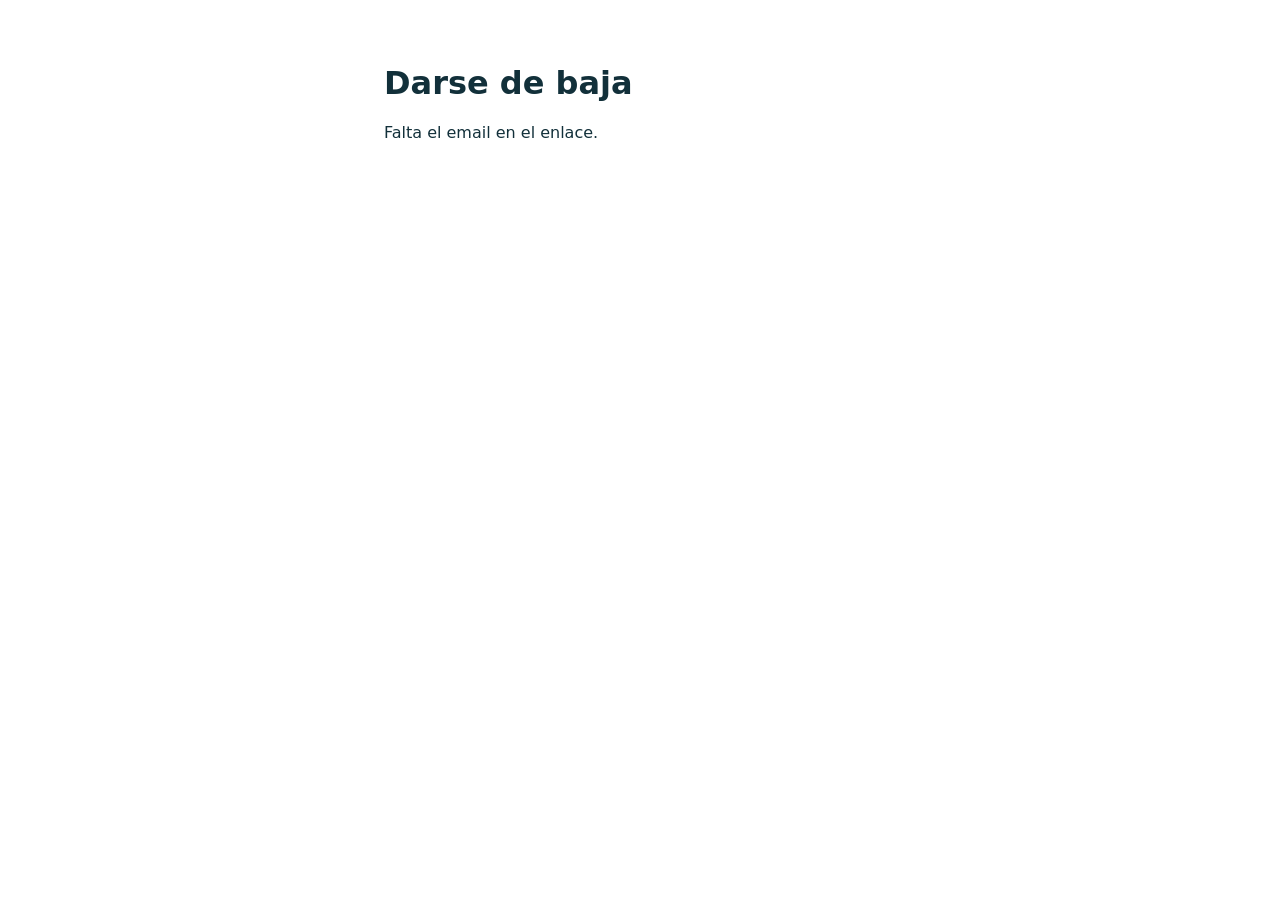
<file: desuscrito.html>
<!doctype html>
<html lang="es">
<head>
  <meta charset="utf-8">
  <meta name="viewport" content="width=device-width, initial-scale=1">
  <title>Darse de baja - La Palma Princess</title>
  <style>
    body{font-family:system-ui,sans-serif;max-width:32rem;margin:4rem auto;padding:0 1rem;color:#12303a}
    button{padding:.7em 1.4em;border:0;border-radius:999px;background:#f2b84b;font:700 1rem system-ui;cursor:pointer}
  </style>
</head>
<body>
  <h1>Darse de baja</h1>
  <p id="texto">Cargando…</p>
  <button id="confirmar" hidden>Confirmar baja</button>
  <script>
    const API = 'https://asistente-princess.onrender.com';
    const email = new URLSearchParams(location.search).get('email');
    const texto = document.getElementById('texto');
    const boton = document.getElementById('confirmar');
    if (!email) {
      texto.textContent = 'Falta el email en el enlace.';
    } else {
      texto.textContent = '¿Quieres dejar de recibir las novedades en ' + email + '?';
      boton.hidden = false;
      boton.addEventListener('click', function () {
        boton.disabled = true;
        fetch(API + '/api/newsletter/unsubscribe', {
          method: 'POST',
          headers: { 'Content-Type': 'application/json' },
          body: JSON.stringify({ email: email })
        })
          .then(function (r) { return r.json(); })
          .then(function (d) { texto.textContent = d.message || 'Listo.'; boton.hidden = true; })
          .catch(function () { texto.textContent = 'No se pudo completar la baja. Inténtalo de nuevo.'; boton.disabled = false; });
      });
    }
  </script>
</body>
</html>
</file>
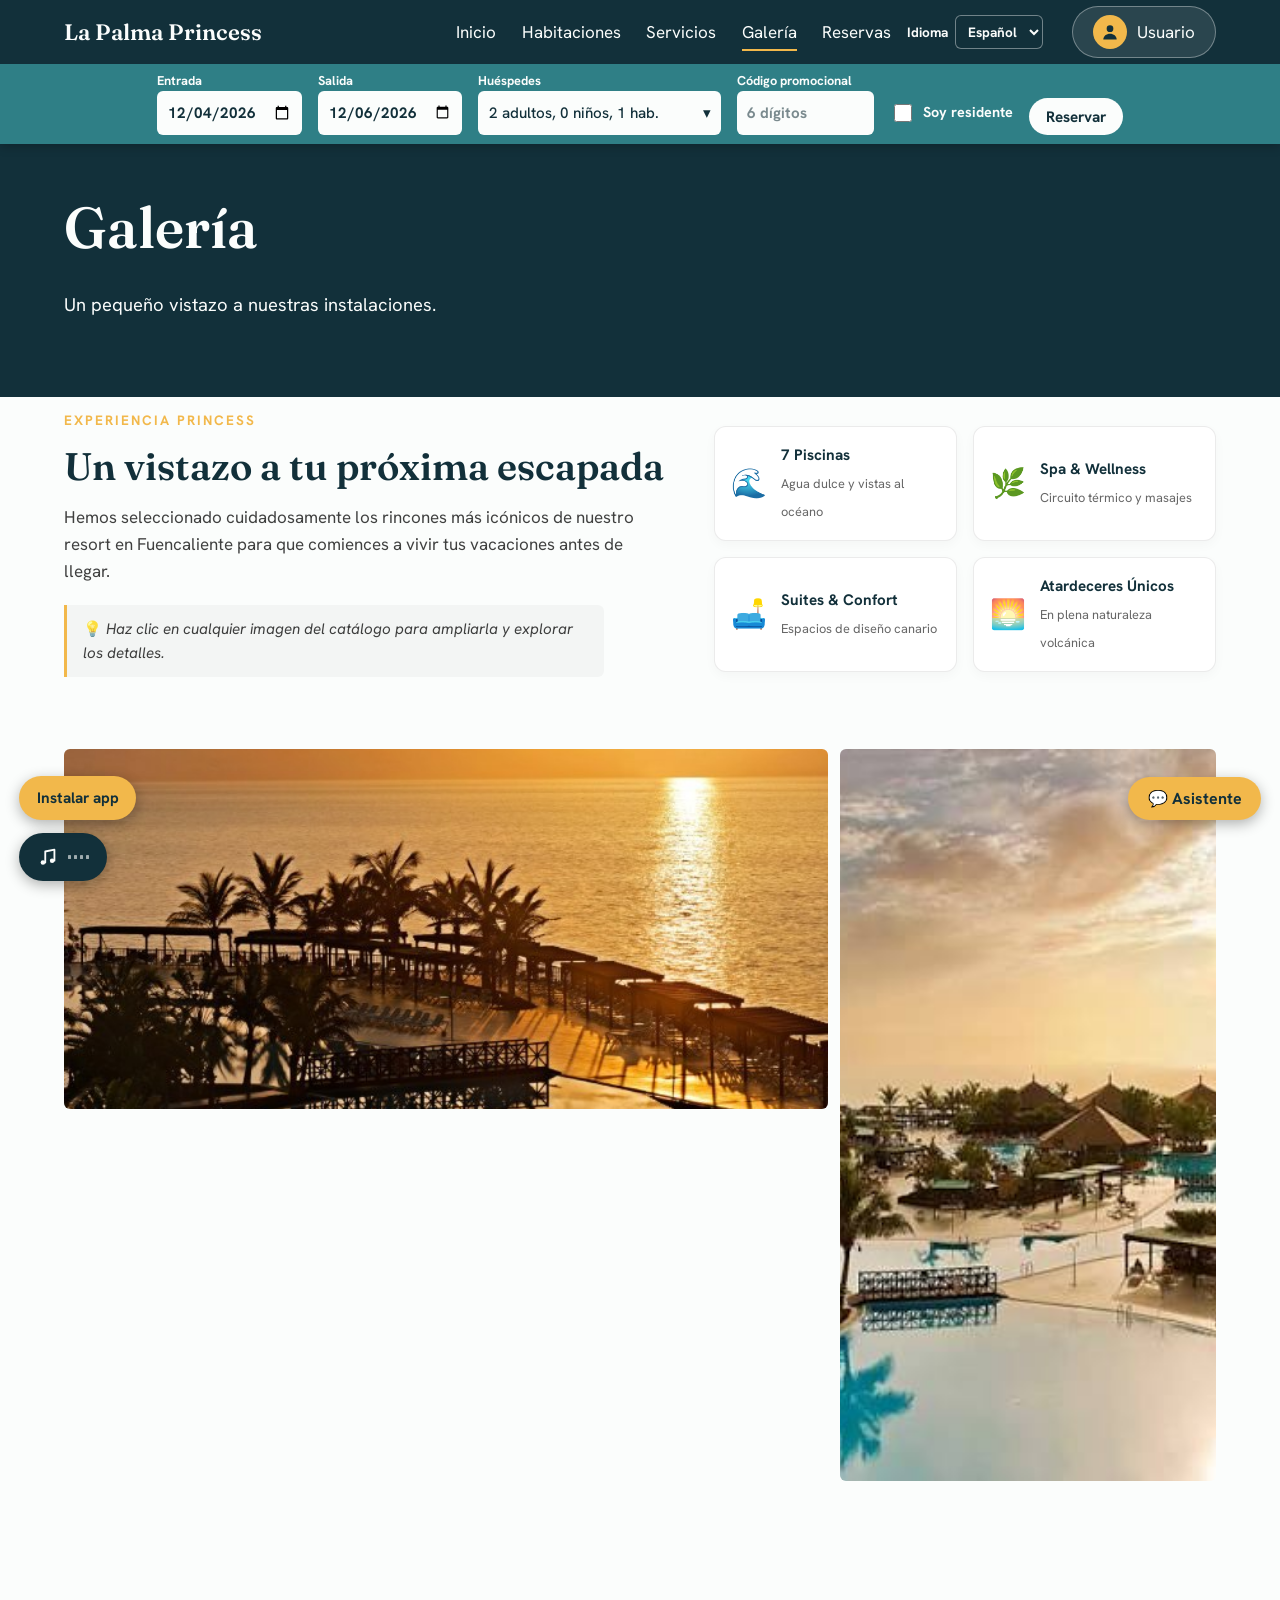
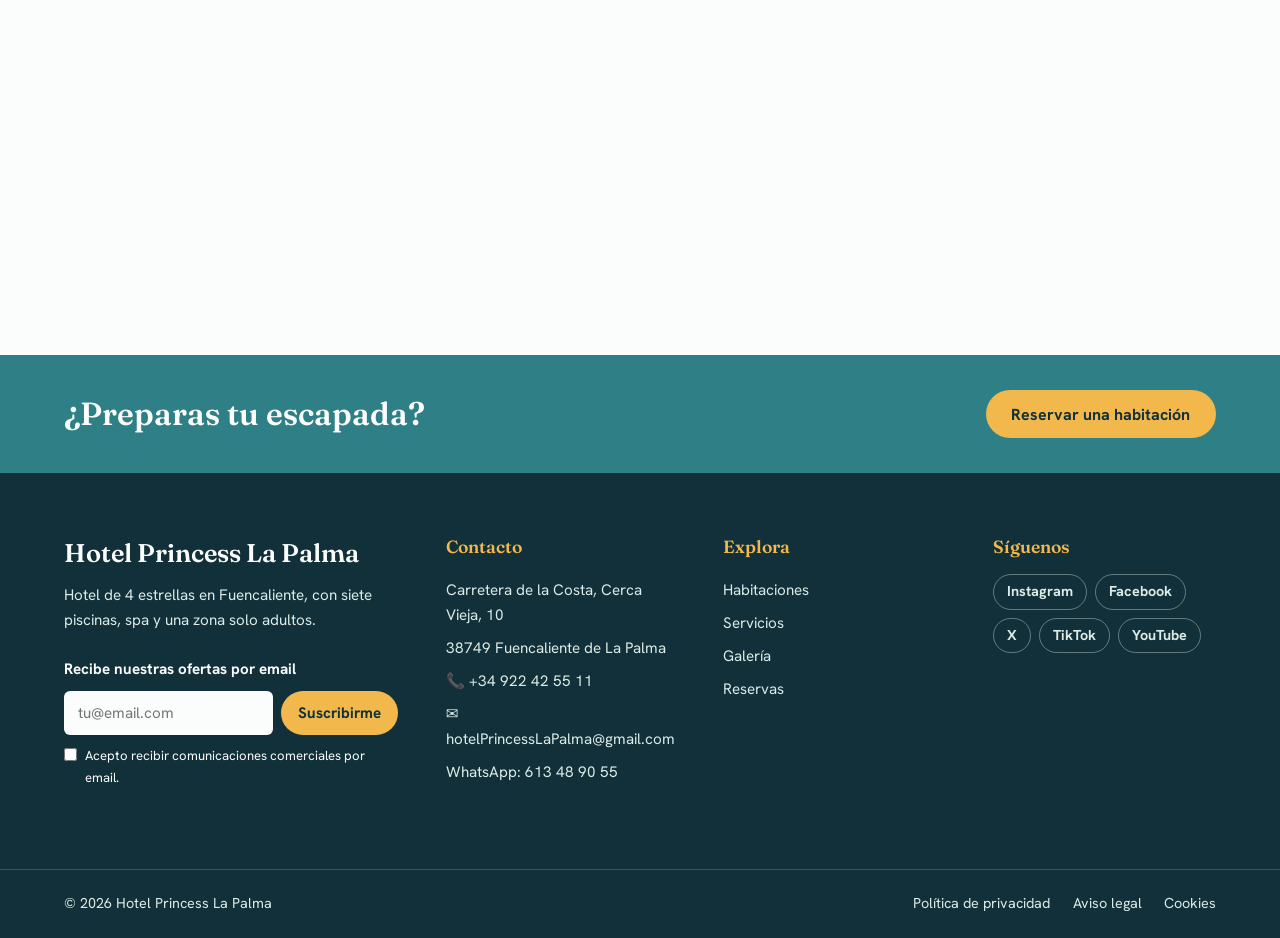
<file: galeria.html>
<!DOCTYPE html>
<html lang="es">
<head>
	<meta charset="utf-8">
	<meta name="viewport" content="width=device-width, initial-scale=1, viewport-fit=cover">
	<title>La Palma Princess - Galería</title>
	<link rel="preconnect" href="https://fonts.googleapis.com">
	<link rel="preconnect" href="https://fonts.gstatic.com" crossorigin>
	<link href="https://fonts.googleapis.com/css2?family=Fraunces:opsz,wght@9..144,400;9..144,600&family=Hanken+Grotesk:wght@400;500;700&display=swap" rel="stylesheet">
	<link rel="icon" href="fotos/unnamed.webp">
	<link rel="stylesheet" href="styles.css">
    <link rel="manifest" href="manifest.json">
    <meta name="theme-color" content="#12303a">
    <meta name="apple-mobile-web-app-capable" content="yes">
    <meta name="apple-mobile-web-app-status-bar-style" content="black-translucent">
    <meta name="apple-mobile-web-app-title" content="La Palma Princess">
    <link rel="apple-touch-icon" href="fotos/icon-192.png">
	<!-- Traductor automático de Google -->
	<script type="text/javascript">
		function googleTranslateElementInit() {
			new google.translate.TranslateElement({
				pageLanguage: 'es',
				includedLanguages: 'es,en,de,fr,it', // Añade o quita los idiomas que quieras
				layout: google.translate.TranslateElement.InlineLayout.SIMPLE,
				autoDisplay: false
			}, 'google_translate_element');
		}
	</script>
	<script type="text/javascript" src="//translate.google.com/translate_a/element.js?cb=googleTranslateElementInit"></script>
</head>
<body class="inner">

	<div id="scroll-progress" aria-hidden="true"></div>

	<header id="header">
		<a href="index.html" class="logo">La Palma Princess</a>
		<button class="menu-toggle" aria-label="Abrir menú" aria-expanded="false" aria-controls="nav">Menú</button>
		<nav id="nav">
			<ul>
				<li><a href="index.html">Inicio</a></li>
				<li><a href="habitaciones.html">Habitaciones</a></li>
				<li><a href="servicios.html">Servicios</a></li>
				<li><a href="galeria.html">Galería</a></li>
				<li><a href="reservas.html">Reservas</a></li>
			</ul>
		</nav>
    
		<label class="language-picker" for="language-select"><span>Idioma</span>
			<select id="language-select" aria-label="Idioma">
				<option value="es">Español</option>
				<option value="en">English</option>
				<option value="de">Deutsch</option>
			</select>
		</label>

        <button type="button" class="user-link" id="user-btn" aria-haspopup="dialog" aria-label="Usuario">
			<span class="user-icon" aria-hidden="true">
				<svg viewBox="0 0 24 24"><circle cx="12" cy="8" r="4" fill="currentColor"/><path d="M4 21c0-4.4 3.6-7 8-7s8 2.6 8 7z" fill="currentColor"/></svg>
			</span>
			<span class="user-text" id="user-label">Usuario</span>
		</button>
	</header>

    <form class="quickbar" id="quickbar" action="reservas.html" method="get">
        <label class="qb-in">Entrada <input type="date" name="checkin" id="qb-checkin" required></label>
        <label class="qb-out">Salida <input type="date" name="checkout" id="qb-checkout" required></label>

        <div class="qb-guests">
            <span class="qb-label">Huéspedes</span>
            <button type="button" id="guests-btn" class="guests-btn" aria-expanded="false" aria-controls="guests-panel"></button>
            <div id="guests-panel" class="guests-panel" hidden>
                <div id="rooms-list"></div>
                <button type="button" id="add-room" class="add-room">Añadir habitación</button>
            </div>
            <input type="hidden" name="adults" id="qb-adults" value="2">
            <input type="hidden" name="children" id="qb-children" value="0">
            <input type="hidden" name="rooms" id="qb-rooms" value="1">
        </div>

        <label class="qb-promo">Código promocional <input type="text" name="promo" placeholder="6 dígitos" maxlength="6" inputmode="numeric" pattern="[0-9]{6}" title="El código tiene 6 dígitos" autocomplete="off"></label>
        <label class="qb-resident"><input type="checkbox" name="resident" value="1"> Soy residente</label>
        <button type="submit" class="btn btn-small">Reservar</button>
    </form>

	<main>
		<section class="page-hero">
            <h1>Galería</h1>
            <p>Un pequeño vistazo a nuestras instalaciones.</p>
        </section>

        <section class="section gallery-intro">
		    <div class="gallery-intro-text">
		        <span class="sub-tag">Experiencia Princess</span>
		        <h2>Un vistazo a tu próxima escapada</h2>
		        <p>Hemos seleccionado cuidadosamente los rincones más icónicos de nuestro resort en Fuencaliente para que comiences a vivir tus vacaciones antes de llegar.</p>
		        <p class="hint-text">💡 <em>Haz clic en cualquier imagen del catálogo para ampliarla y explorar los detalles.</em></p>
		    </div>
		
		    <div class="gallery-features">
		        <div class="feat-card">
		            <span class="feat-icon">🌊</span>
		            <div class="feat-info">
		                <strong>7 Piscinas</strong>
		                <span>Agua dulce y vistas al océano</span>
		            </div>
		        </div>
		        <div class="feat-card">
		            <span class="feat-icon">🌿</span>
		            <div class="feat-info">
		                <strong>Spa & Wellness</strong>
		                <span>Circuito térmico y masajes</span>
		            </div>
		        </div>
		        <div class="feat-card">
		            <span class="feat-icon">🛋️</span>
		            <div class="feat-info">
		                <strong>Suites & Confort</strong>
		                <span>Espacios de diseño canario</span>
		            </div>
		        </div>
		        <div class="feat-card">
		            <span class="feat-icon">🌅</span>
		            <div class="feat-info">
		                <strong>Atardeceres Únicos</strong>
		                <span>En plena naturaleza volcánica</span>
		            </div>
		        </div>
		    </div>
		</section>

        <section class="section">
            <div class="gallery">
    			<button type="button" class="gallery-item" data-src="fotos/hamacas.jpg" data-title="Terraza al atardecer">
			        <img src="fotos/hamacas.jpg" alt="Terraza al atardecer" loading="lazy">
			    </button>
			    <button type="button" class="gallery-item" data-src="fotos/piscina.jpg" data-title="Piscinas">
			        <img src="fotos/piscina.jpg" alt="Piscinas" loading="lazy">
			    </button>
			    <button type="button" class="gallery-item" data-src="fotos/gym.jpg" data-title="Gimnasio">
			        <img src="fotos/gym.jpg" alt="Gimnasio" loading="lazy">
			    </button>
			    <button type="button" class="gallery-item" data-src="fotos/teneguia-habitaciones.jpg" data-title="Suite">
			        <img src="fotos/teneguia-habitaciones.jpg" alt="Suite" loading="lazy">
			    </button>
			    <button type="button" class="gallery-item" data-src="fotos/baño.jpg" data-title="Baño">
			        <img src="fotos/baño.jpg" alt="Baño" loading="lazy">
			    </button>
			    <button type="button" class="gallery-item" data-src="fotos/Spa.jpg" data-title="Spa">
			        <img src="fotos/Spa.jpg" alt="Spa" loading="lazy">
			    </button>
			</div>
        </section>
	</main>

	<footer id="footer">
        <div class="footer-cta">
            <h2>¿Preparas tu escapada?</h2>
            <a href="reservas.html" class="btn">Reservar una habitación</a>
        </div>

        <div class="footer-grid">
            <div class="footer-col footer-brand">
                <a href="index.html" class="logo">Hotel Princess La Palma</a>
                <p>Hotel de 4 estrellas en Fuencaliente, con siete piscinas, spa y una zona solo adultos.</p>
                <form class="newsletter" id="newsletter" novalidate>
                    <label for="nl-email">Recibe nuestras ofertas por email</label>
                    <div class="nl-row">
                        <input id="nl-email" type="email" placeholder="tu@email.com" required>
                        <button type="submit" class="btn btn-small">Suscribirme</button>
                    </div>
                    <label class="newsletter-consent"><input id="nl-consent" type="checkbox" required> Acepto recibir comunicaciones comerciales por email.</label>
                    <p id="nl-status" role="status" aria-live="polite"></p>
                </form>
            </div>

            <div class="footer-col">
                <h3>Contacto</h3>
                <ul>
					<li>Carretera de la Costa, Cerca Vieja, 10</li>
					<li>38749 Fuencaliente de La Palma</li>
					<li><a href="tel:+34922425511">📞 +34 922 42 55 11</a></li>
					<li><a href="mailto:hotelPrincessLaPalma@gmail.com">✉ hotelPrincessLaPalma@gmail.com</a></li>
					<li><a href="https://wa.me/34613489055" target="_blank" rel="noopener">WhatsApp: 613 48 90 55</a></li>
                </ul>
            </div>

            <div class="footer-col">
                <h3>Explora</h3>
                <ul>
                    <li><a href="habitaciones.html">Habitaciones</a></li>
                    <li><a href="servicios.html">Servicios</a></li>
                    <li><a href="galeria.html">Galería</a></li>
                    <li><a href="reservas.html">Reservas</a></li>
                </ul>
            </div>

            <div class="footer-col">
                <h3>Síguenos</h3>
                <ul class="social">
                    <li><a href="https://www.instagram.com/princesshotels/" target="_blank" rel="noopener">Instagram</a></li>
					<li><a href="https://www.facebook.com/PrincessHotelsResorts/" target="_blank" rel="noopener">Facebook</a></li>
					<li><a href="https://x.com/PrincessHotels" target="_blank" rel="noopener">X</a></li>
					<li><a href="https://www.tiktok.com/@princesshotelsresorts" target="_blank" rel="noopener">TikTok</a></li>
					<li><a href="https://www.youtube.com/channel/UC6Jx3EjAbSS7NRlfNhyW1PA" target="_blank" rel="noopener">YouTube</a></li>
                </ul>
            </div>
        </div>

        <div class="footer-bottom">
            <p>&copy; <span id="year">2026</span> Hotel Princess La Palma</p>
            <ul>
                <li><a href="#">Política de privacidad</a></li>
                <li><a href="#">Aviso legal</a></li>
                <li><a href="#" id="open-cookies">Cookies</a></li>
            </ul>
        </div>
    </footer>

	<!-- solo en galeria.html: visor-->
    <div id="lightbox" class="lightbox" hidden>
        <button class="lightbox-close" aria-label="Cerrar">Cerrar</button>
        <div class="lightbox-view"><p id="lightbox-title"></p></div>
    </div>

    <div class="cookie-banner" id="cookie-banner" role="dialog" aria-labelledby="cookie-title" hidden>
        <div class="cookie-main">
            <h2 id="cookie-title">Cookies</h2>
            <p>Usamos cookies para que la web funcione y para analizar cómo se usa. Puedes aceptarlas, rechazarlas o elegir cuáles activar.</p>
            <div class="cookie-options" id="cookie-options" hidden>
                <label><input type="checkbox" checked disabled> Necesarias</label>
                <label><input type="checkbox" id="ck-analytics"> Analíticas</label>
                <label><input type="checkbox" id="ck-marketing"> Marketing</label>
            </div>
        </div>
        <div class="cookie-actions">
            <button type="button" class="btn btn-small btn-outline" id="cookie-config">Configurar</button>
            <button type="button" class="btn btn-small btn-outline" id="cookie-reject">Rechazar todas</button>
            <button type="button" class="btn btn-small" id="cookie-accept">Aceptar todas</button>
        </div>
    </div>

	<!-- ═══════════════════ MÚSICA DE FONDO ═══════════════════ -->
	<audio id="bg-music" loop preload="none">
		<source src="musica.mp3" type="audio/mpeg">
	</audio>
	<button type="button" class="music-btn" id="music-btn" aria-label="Activar música" aria-pressed="false" title="Música">
		<svg class="music-note" viewBox="0 0 24 24" aria-hidden="true"><path d="M9 18V6l10-2v12" fill="none" stroke="currentColor" stroke-width="2" stroke-linecap="round" stroke-linejoin="round"/><circle cx="6.5" cy="18" r="2.5" fill="currentColor"/><circle cx="16.5" cy="16" r="2.5" fill="currentColor"/></svg>
		<span class="bars" aria-hidden="true"><i></i><i></i><i></i><i></i></span>
	</button>

	<!-- ═══════════════════ BOTÓN "VOLVER ARRIBA" ═══════════════════ -->
	<button type="button" class="to-top" id="to-top" aria-label="Volver arriba" hidden>
		<svg viewBox="0 0 24 24" aria-hidden="true"><path d="M12 5l-7 7h4v7h6v-7h4z" fill="currentColor"/></svg>
	</button>
	
	<script src="i18n.js"></script>
	<script src="script.js"></script>
	
</body>
</html>
</file>
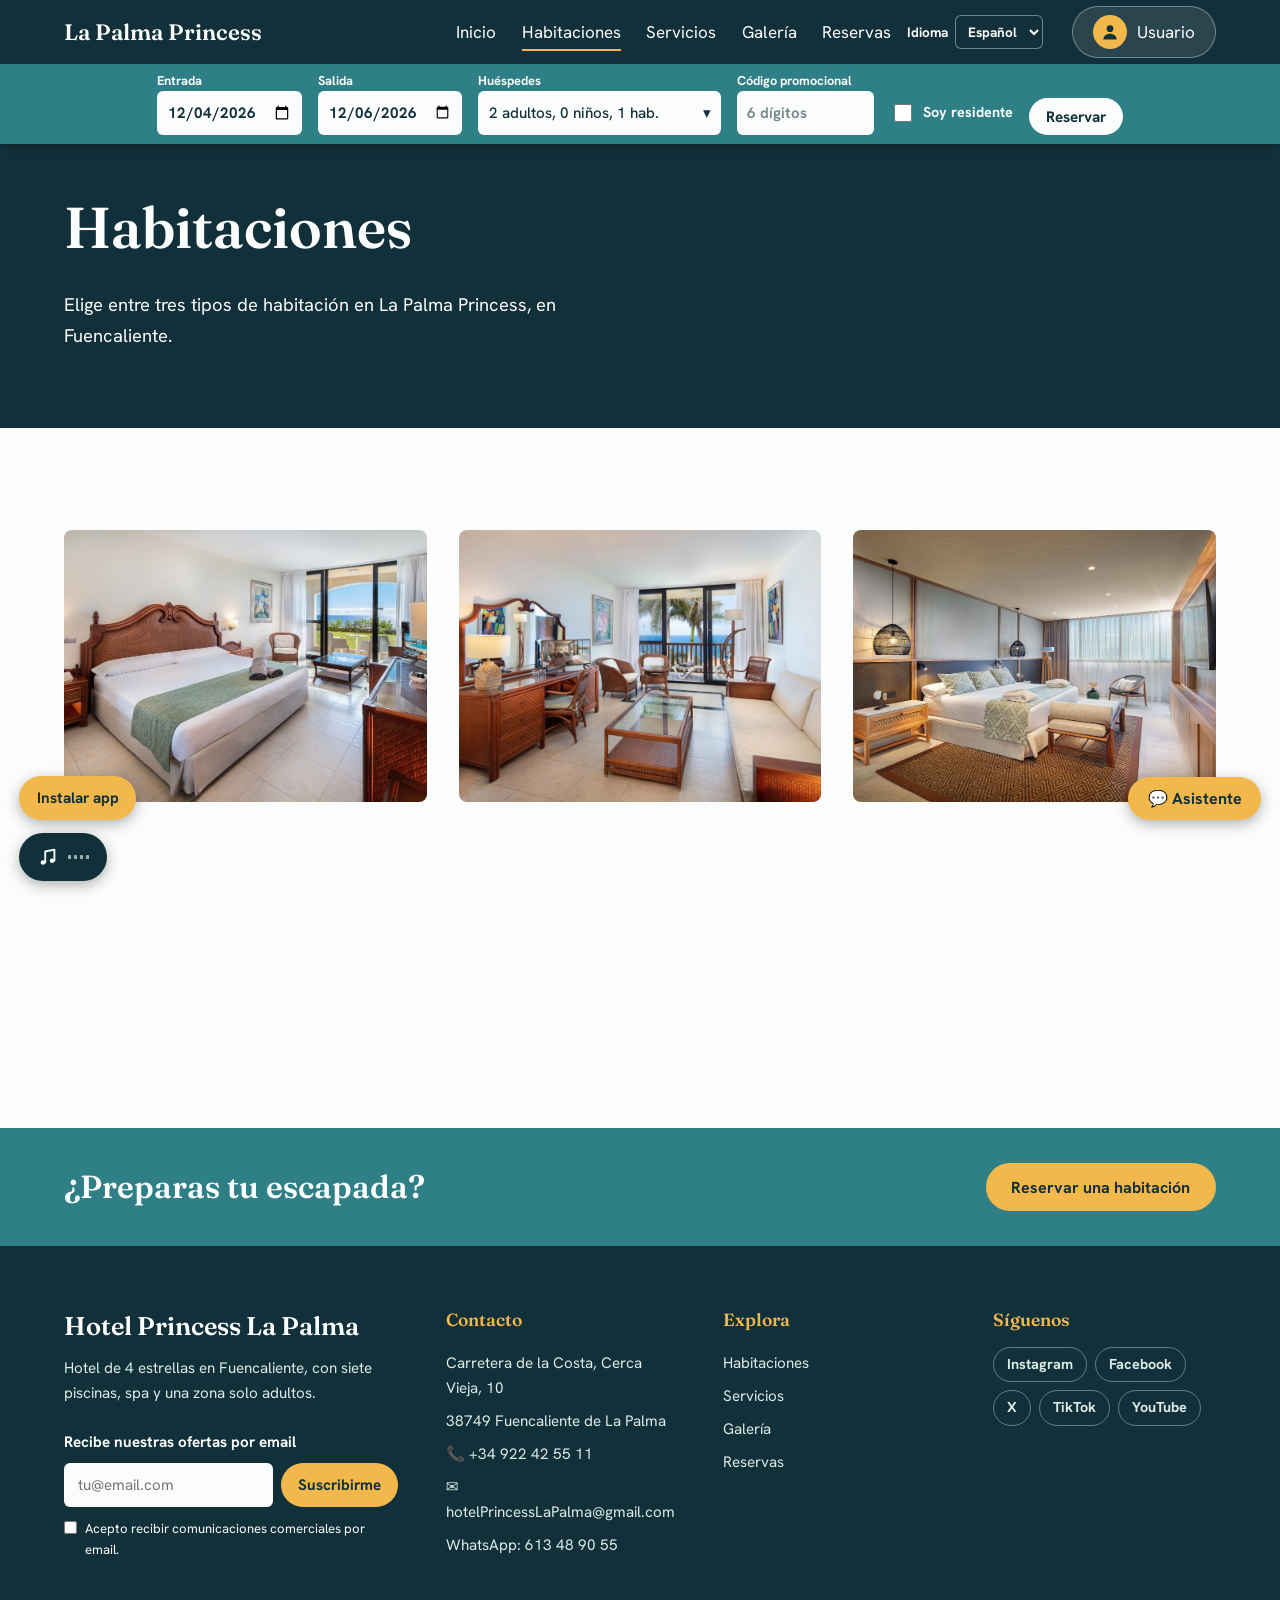
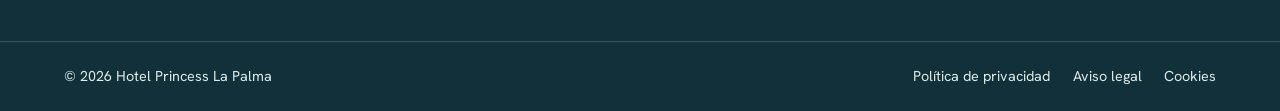
<file: habitaciones.html>
<!DOCTYPE html>
<html lang="es">
<head>
    <meta charset="utf-8">
    <meta name="viewport" content="width=device-width, initial-scale=1, viewport-fit=cover">
    <title>La Palma Princess - Habitaciones</title>
    <link rel="preconnect" href="https://fonts.googleapis.com">
    <link rel="preconnect" href="https://fonts.gstatic.com" crossorigin>
    <link href="https://fonts.googleapis.com/css2?family=Fraunces:opsz,wght@9..144,400;9..144,600&family=Hanken+Grotesk:wght@400;500;700&display=swap" rel="stylesheet">
    <link rel="icon" href="fotos/unnamed.webp">
    <link rel="stylesheet" href="styles.css">
    <link rel="manifest" href="manifest.json">
    <meta name="theme-color" content="#12303a">
    <meta name="apple-mobile-web-app-capable" content="yes">
    <meta name="apple-mobile-web-app-status-bar-style" content="black-translucent">
    <meta name="apple-mobile-web-app-title" content="La Palma Princess">
    <link rel="apple-touch-icon" href="fotos/icon-192.png">
	<!-- Traductor automático de Google -->
	<script type="text/javascript">
		function googleTranslateElementInit() {
			new google.translate.TranslateElement({
				pageLanguage: 'es',
				includedLanguages: 'es,en,de,fr,it', // Añade o quita los idiomas que quieras
				layout: google.translate.TranslateElement.InlineLayout.SIMPLE,
				autoDisplay: false
			}, 'google_translate_element');
		}
	</script>
	<script type="text/javascript" src="//translate.google.com/translate_a/element.js?cb=googleTranslateElementInit"></script>
</head>
<body class="inner">

	<div id="scroll-progress" aria-hidden="true"></div>
    <header id="header">
        <a href="index.html" class="logo">La Palma Princess</a>
        <button class="menu-toggle" aria-label="Abrir menú" aria-expanded="false" aria-controls="nav">Menú</button>
        <nav id="nav">
            <ul>
                <li><a href="index.html">Inicio</a></li>
                <li><a href="habitaciones.html">Habitaciones</a></li>
                <li><a href="servicios.html">Servicios</a></li>
                <li><a href="galeria.html">Galería</a></li>
				<li><a href="reservas.html">Reservas</a></li>
            </ul>
        </nav>
      
        <label class="language-picker" for="language-select"><span>Idioma</span>
            <select id="language-select" aria-label="Idioma">
                <option value="es">Español</option>
                <option value="en">English</option>
                <option value="de">Deutsch</option>
            </select>
        </label>

        <button type="button" class="user-link" id="user-btn" aria-haspopup="dialog" aria-label="Usuario">
            <span class="user-icon" aria-hidden="true">
                <svg viewBox="0 0 24 24">
                    <circle cx="12" cy="8" r="4" fill="currentColor"/>
                    <path d="M4 21c0-4.4 3.6-7 8-7s8 2.6 8 7z" fill="currentColor"/>
                </svg>
            </span>
            <span class="user-text" id="user-label">Usuario</span>
        </button>
    </header>

    <form class="quickbar" id="quickbar" action="reservas.html" method="get">
        <label class="qb-in">Entrada <input type="date" name="checkin" id="qb-checkin" required></label>
        <label class="qb-out">Salida <input type="date" name="checkout" id="qb-checkout" required></label>

        <div class="qb-guests">
            <span class="qb-label">Huéspedes</span>
            <button type="button" id="guests-btn" class="guests-btn" aria-expanded="false" aria-controls="guests-panel"></button>
            <div id="guests-panel" class="guests-panel" hidden>
                <div id="rooms-list"></div>
                <button type="button" id="add-room" class="add-room">Añadir habitación</button>
            </div>
            <input type="hidden" name="adults" id="qb-adults" value="2">
            <input type="hidden" name="children" id="qb-children" value="0">
            <input type="hidden" name="rooms" id="qb-rooms" value="1">
        </div>

        <label class="qb-promo">Código promocional <input type="text" name="promo" placeholder="6 dígitos" maxlength="6" inputmode="numeric" pattern="[0-9]{6}" title="El código tiene 6 dígitos" autocomplete="off"></label>
        <label class="qb-resident"><input type="checkbox" name="resident" value="1"> Soy residente</label>
        <button type="submit" class="btn btn-small">Reservar</button>
    </form>

    <main>
        <section class="page-hero">
            <h1>Habitaciones</h1>
            <p>Elige entre tres tipos de habitación en La Palma Princess, en Fuencaliente.</p>
        </section>

        <section class="section">
            <div class="rooms">

                <article class="room">
                    <div class="room-img room-1">
                        <img src="fotos/h1.jpg" alt="Habitación Estándar" loading="lazy" style="width:100%;height:100%;object-fit:cover;display:block;">
                    </div>
                    <h3>Estándar</h3>
                    <p>22 m² de estilo colonial, con cama king size o dos individuales, sofá, baño con bañera y ducha, aire acondicionado y terraza o balcón. Admite hasta 3 adultos o 2 adultos y 2 niños.</p>
                    <p class="price">Consulta el precio al reservar</p>
                </article>

                <article class="room">
                    <div class="room-img room-2">
                        <img src="fotos/h2.webp" alt="Habitación Familiar Superior" loading="lazy" style="width:100%;height:100%;object-fit:cover;display:block;">
                    </div>
                    <h3>Familiar Superior</h3>
                    <p>44 m² formados por dos habitaciones Estándar comunicadas, con dos baños y vistas al jardín. Admite hasta 4 adultos y 2 niños.</p>
                    <p class="price">Consulta el precio al reservar</p>
                </article>

                <article class="room">
                    <div class="room-img room-3">
                        <img src="fotos/h3.jpg" alt="Ocean Suite" loading="lazy" style="width:100%;height:100%;object-fit:cover;display:block;">
                    </div>
                    <h3>Ocean Suite</h3>
                    <p>44 m² con salón y dormitorio independientes, dos baños y dos terrazas o balcones. Admite hasta 3 adultos y 2 niños.</p>
                    <p class="price">Consulta el precio al reservar</p>
                </article>

            </div>
        </section>
    </main>

    <footer id="footer">
        <div class="footer-cta">
            <h2>¿Preparas tu escapada?</h2>
            <a href="reservas.html" class="btn">Reservar una habitación</a>
        </div>

        <div class="footer-grid">
            <div class="footer-col footer-brand">
                <a href="index.html" class="logo">Hotel Princess La Palma</a>
                <p>Hotel de 4 estrellas en Fuencaliente, con siete piscinas, spa y una zona solo adultos.</p>
                <form class="newsletter" id="newsletter" novalidate>
                    <label for="nl-email">Recibe nuestras ofertas por email</label>
                    <div class="nl-row">
                        <input id="nl-email" type="email" placeholder="tu@email.com" required>
                        <button type="submit" class="btn btn-small">Suscribirme</button>
                    </div>
                    <label class="newsletter-consent"><input id="nl-consent" type="checkbox" required> Acepto recibir comunicaciones comerciales por email.</label>
                    <p id="nl-status" role="status" aria-live="polite"></p>
                </form>
            </div>

            <div class="footer-col">
                <h3>Contacto</h3>
                <ul>
					<li>Carretera de la Costa, Cerca Vieja, 10</li>
					<li>38749 Fuencaliente de La Palma</li>
					<li><a href="tel:+34922425511">📞 +34 922 42 55 11</a></li>
					<li><a href="mailto:hotelPrincessLaPalma@gmail.com">✉ hotelPrincessLaPalma@gmail.com</a></li>
					<li><a href="https://wa.me/34613489055" target="_blank" rel="noopener">WhatsApp: 613 48 90 55</a></li>
                </ul>
            </div>

            <div class="footer-col">
                <h3>Explora</h3>
                <ul>
                    <li><a href="habitaciones.html">Habitaciones</a></li>
                    <li><a href="servicios.html">Servicios</a></li>
                    <li><a href="galeria.html">Galería</a></li>
                    <li><a href="reservas.html">Reservas</a></li>
                </ul>
            </div>

            <div class="footer-col">
                <h3>Síguenos</h3>
                <ul class="social">
                    <li><a href="https://www.instagram.com/princesshotels/" target="_blank" rel="noopener">Instagram</a></li>
                    <li><a href="https://www.facebook.com/PrincessHotelsResorts/" target="_blank" rel="noopener">Facebook</a></li>
                    <li><a href="https://x.com/PrincessHotels" target="_blank" rel="noopener">X</a></li>
                    <li><a href="https://www.tiktok.com/@princesshotelsresorts" target="_blank" rel="noopener">TikTok</a></li>
                    <li><a href="https://www.youtube.com/channel/UC6Jx3EjAbSS7NRlfNhyW1PA" target="_blank" rel="noopener">YouTube</a></li>
                </ul>
            </div>
        </div>

        <div class="footer-bottom">
            <p>&copy; <span id="year">2026</span> Hotel Princess La Palma</p>
            <ul>
                <li><a href="#">Política de privacidad</a></li>
                <li><a href="#">Aviso legal</a></li>
                <li><a href="#" id="open-cookies">Cookies</a></li>
            </ul>
        </div>
    </footer>

    <div class="cookie-banner" id="cookie-banner" role="dialog" aria-labelledby="cookie-title" hidden>
        <div class="cookie-main">
            <h2 id="cookie-title">Cookies</h2>
            <p>Usamos cookies para que la web funcione y para analizar cómo se usa. Puedes aceptarlas, rechazarlas o elegir cuáles activar.</p>
            <div class="cookie-options" id="cookie-options" hidden>
                <label><input type="checkbox" checked disabled> Necesarias</label>
                <label><input type="checkbox" id="ck-analytics"> Analíticas</label>
                <label><input type="checkbox" id="ck-marketing"> Marketing</label>
            </div>
        </div>
        <div class="cookie-actions">
            <button type="button" class="btn btn-small btn-outline" id="cookie-config">Configurar</button>
            <button type="button" class="btn btn-small btn-outline" id="cookie-reject">Rechazar todas</button>
            <button type="button" class="btn btn-small" id="cookie-accept">Aceptar todas</button>
        </div>
    </div>

    <!-- ═══════════════════ MÚSICA DE FONDO ═══════════════════ -->
	<audio id="bg-music" loop preload="none">
		<source src="musica.mp3" type="audio/mpeg">
	</audio>
	<button type="button" class="music-btn" id="music-btn" aria-label="Activar música" aria-pressed="false" title="Música">
		<svg class="music-note" viewBox="0 0 24 24" aria-hidden="true"><path d="M9 18V6l10-2v12" fill="none" stroke="currentColor" stroke-width="2" stroke-linecap="round" stroke-linejoin="round"/><circle cx="6.5" cy="18" r="2.5" fill="currentColor"/><circle cx="16.5" cy="16" r="2.5" fill="currentColor"/></svg>
		<span class="bars" aria-hidden="true"><i></i><i></i><i></i><i></i></span>
	</button>

	<!-- ═══════════════════ BOTÓN "VOLVER ARRIBA" ═══════════════════ -->
	<button type="button" class="to-top" id="to-top" aria-label="Volver arriba" hidden>
		<svg viewBox="0 0 24 24" aria-hidden="true"><path d="M12 5l-7 7h4v7h6v-7h4z" fill="currentColor"/></svg>
	</button>
	
    <script src="i18n.js"></script>
    <script src="script.js"></script>

	
</body>
</html>
</file>
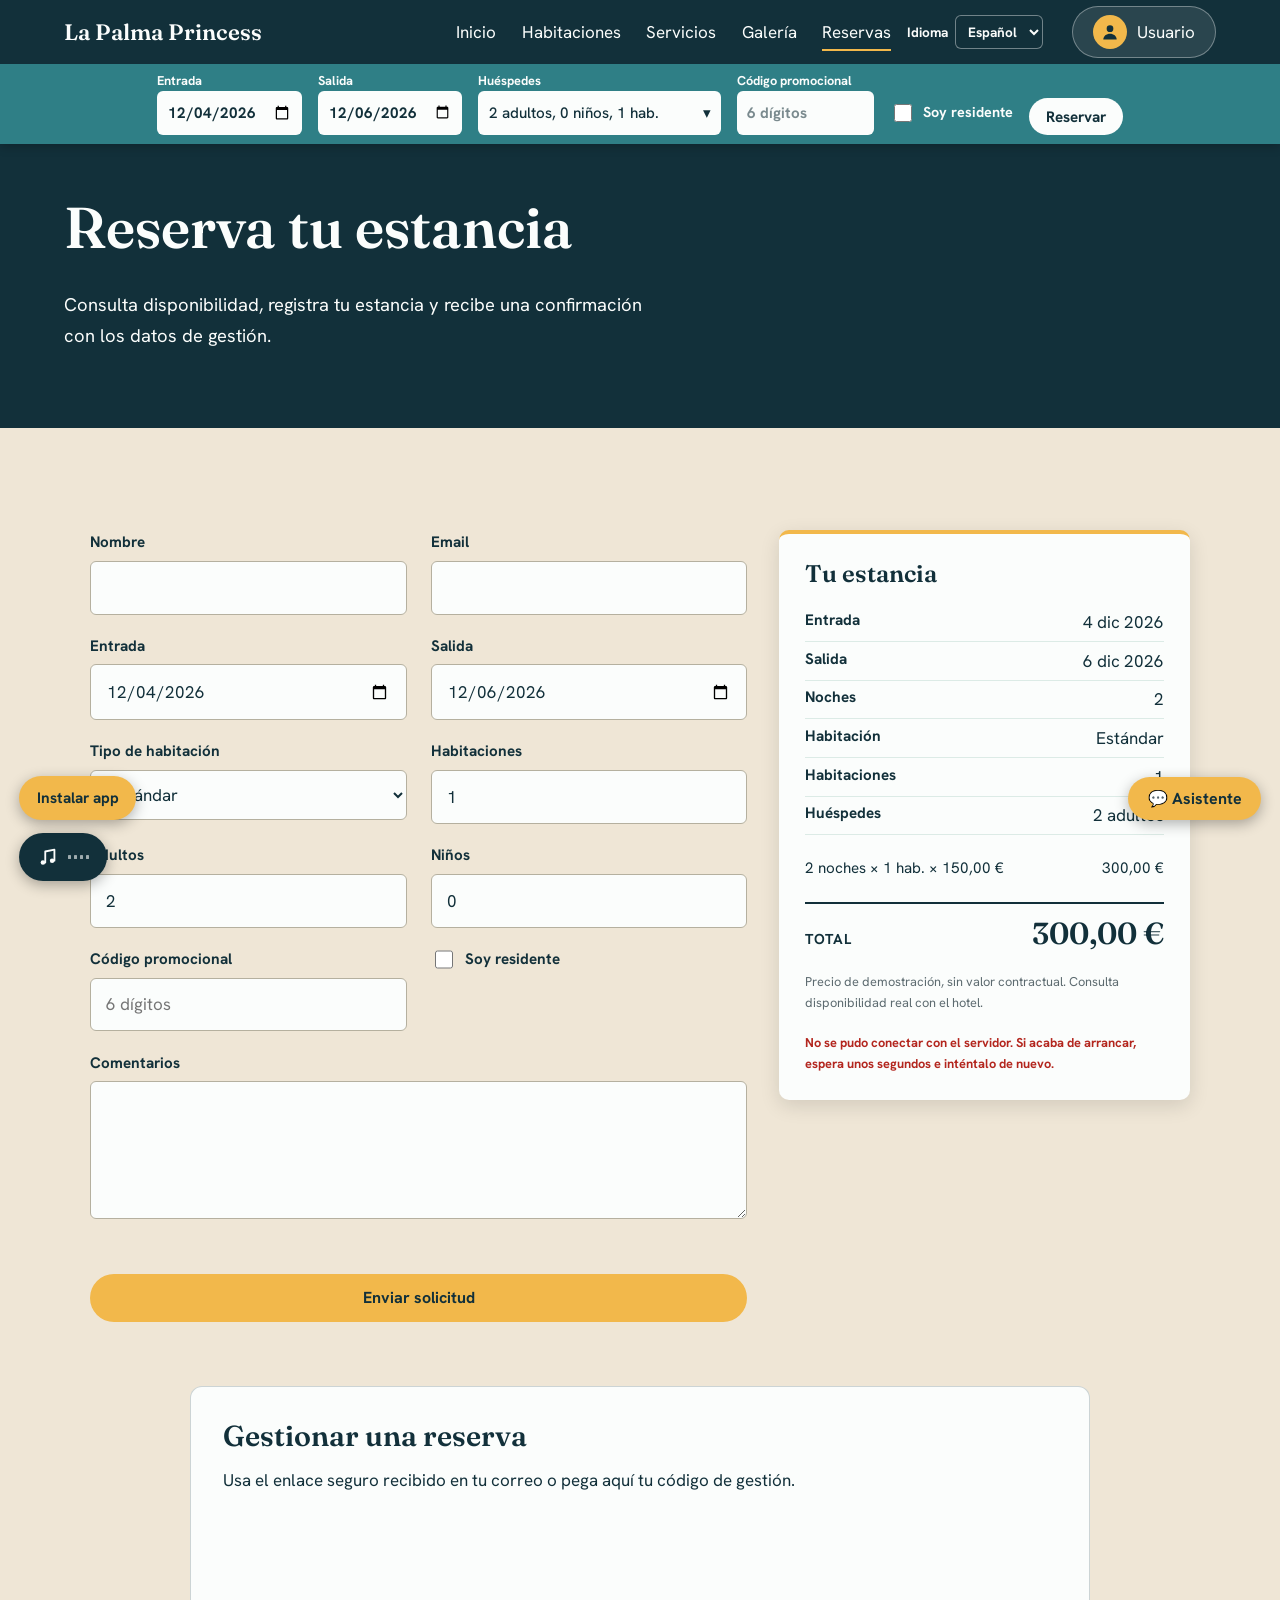
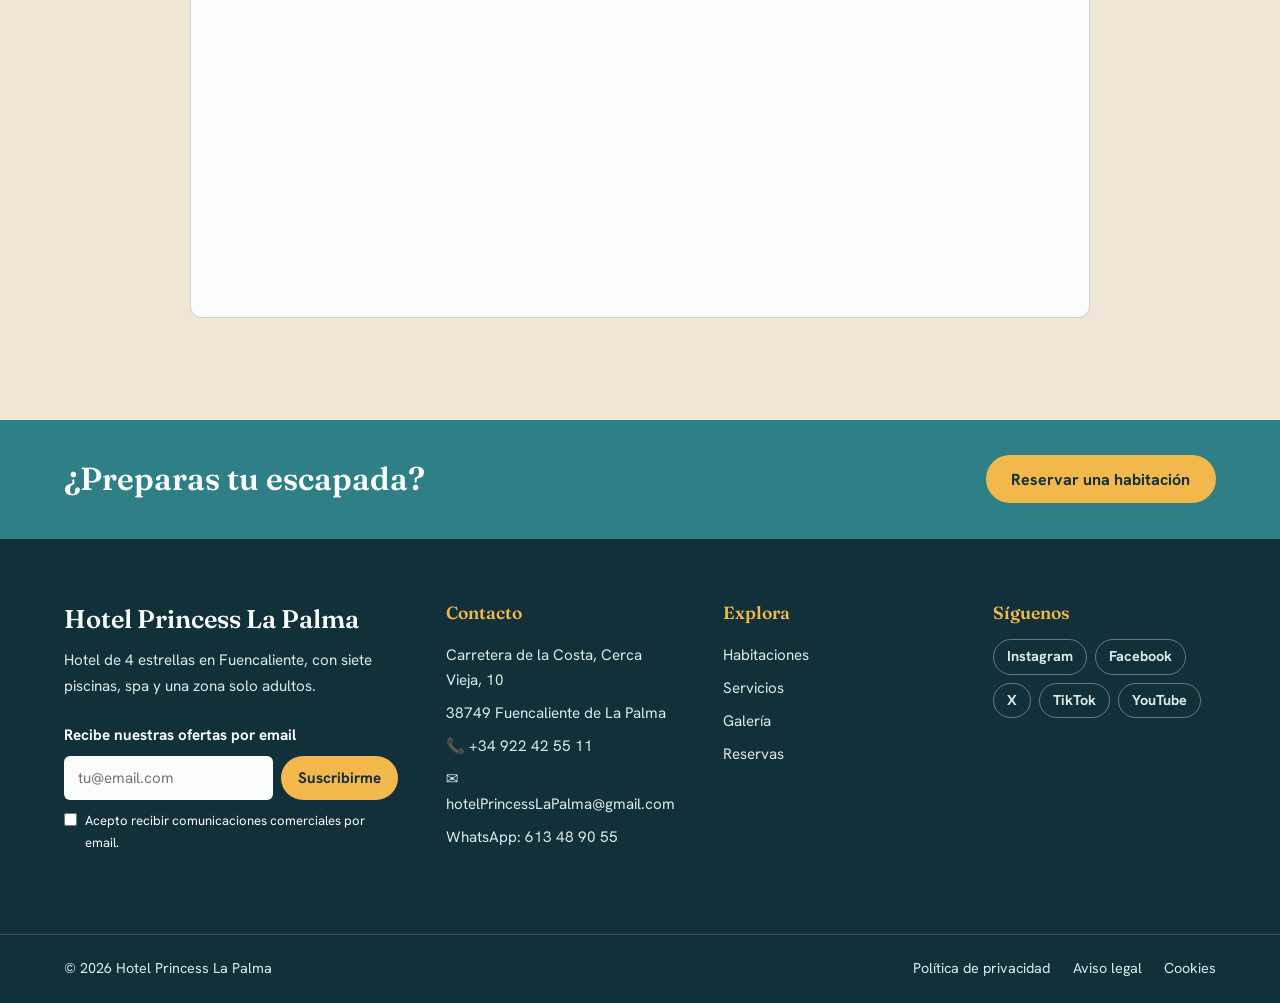
<file: reservas.html>
<!DOCTYPE html>
<html lang="es">
<head>
	<meta charset="utf-8">
	<meta name="viewport" content="width=device-width, initial-scale=1, viewport-fit=cover">
	<title>La Palma Princess - Reservas</title>
	<link rel="preconnect" href="https://fonts.googleapis.com">
	<link rel="preconnect" href="https://fonts.gstatic.com" crossorigin>
	<link href="https://fonts.googleapis.com/css2?family=Fraunces:opsz,wght@9..144,400;9..144,600&family=Hanken+Grotesk:wght@400;500;700&display=swap" rel="stylesheet">
	<link rel="icon" href="fotos/unnamed.webp">
	<link rel="stylesheet" href="styles.css">
	<link rel="manifest" href="manifest.json">
    <meta name="theme-color" content="#12303a">
    <meta name="apple-mobile-web-app-capable" content="yes">
    <meta name="apple-mobile-web-app-status-bar-style" content="black-translucent">
    <meta name="apple-mobile-web-app-title" content="La Palma Princess">
    <link rel="apple-touch-icon" href="fotos/icon-192.png">
	<!-- Traductor automático de Google -->
	<script type="text/javascript">
		function googleTranslateElementInit() {
			new google.translate.TranslateElement({
				pageLanguage: 'es',
				includedLanguages: 'es,en,de,fr,it', // Añade o quita los idiomas que quieras
				layout: google.translate.TranslateElement.InlineLayout.SIMPLE,
				autoDisplay: false
			}, 'google_translate_element');
		}
	</script>
	<script type="text/javascript" src="//translate.google.com/translate_a/element.js?cb=googleTranslateElementInit"></script>
</head>
<body class="inner">

	<div id="scroll-progress" aria-hidden="true"></div>
	<header id="header">
		<a href="index.html" class="logo">La Palma Princess</a>
		<button class="menu-toggle" aria-label="Abrir menú" aria-expanded="false" aria-controls="nav">Menú</button>
		<nav id="nav">
			<ul>
				<li><a href="index.html">Inicio</a></li>
				<li><a href="habitaciones.html">Habitaciones</a></li>
				<li><a href="servicios.html">Servicios</a></li>
				<li><a href="galeria.html">Galería</a></li>
				<li><a href="reservas.html">Reservas</a></li>
			</ul>
		</nav>

		<label class="language-picker" for="language-select"><span>Idioma</span>
			<select id="language-select" aria-label="Idioma">
				<option value="es">Español</option>
				<option value="en">English</option>
				<option value="de">Deutsch</option>
			</select>
		</label>

        <button type="button" class="user-link" id="user-btn" aria-haspopup="dialog" aria-label="Usuario">
			<span class="user-icon" aria-hidden="true">
				<svg viewBox="0 0 24 24"><circle cx="12" cy="8" r="4" fill="currentColor"/><path d="M4 21c0-4.4 3.6-7 8-7s8 2.6 8 7z" fill="currentColor"/></svg>
			</span>
			<span class="user-text" id="user-label">Usuario</span>
		</button>
	</header>
 
	<form class="quickbar" id="quickbar" action="reservas.html" method="get">
		<label class="qb-in">Entrada <input type="date" name="checkin" id="qb-checkin" required></label>
		<label class="qb-out">Salida <input type="date" name="checkout" id="qb-checkout" required></label>
 
		<div class="qb-guests">
			<span class="qb-label">Huéspedes</span>
			<button type="button" id="guests-btn" class="guests-btn" aria-expanded="false" aria-controls="guests-panel"></button>
			<div id="guests-panel" class="guests-panel" hidden>
				<div id="rooms-list"></div>
				<button type="button" id="add-room" class="add-room">Añadir habitación</button>
			</div>
			<input type="hidden" name="adults" id="qb-adults" value="2">
			<input type="hidden" name="children" id="qb-children" value="0">
			<input type="hidden" name="rooms" id="qb-rooms" value="1">
		</div>
 
		<label class="qb-promo">Código promocional <input type="text" name="promo" placeholder="6 dígitos" maxlength="6" inputmode="numeric" pattern="[0-9]{6}" title="El código tiene 6 dígitos" autocomplete="off"></label>
		<label class="qb-resident"><input type="checkbox" name="resident" value="1"> Soy residente</label>
		<button type="submit" class="btn btn-small">Reservar</button>
	</form>
 
	<main>
		<section class="page-hero">
			<h1>Reserva tu estancia</h1>
			<p>Consulta disponibilidad, registra tu estancia y recibe una confirmación con los datos de gestión.</p>
		</section>
 
		<section class="section section-sand">
 
			<!-- ▼ NUEVO: abre el contenedor de dos columnas ▼ -->
			<div class="booking-layout">
 
			<form id="booking-form" class="booking" novalidate>
				<div class="field"><label for="name">Nombre</label><input id="name" name="name" type="text" required></div>
				<div class="field"><label for="email">Email</label><input id="email" name="email" type="email" required></div>
				<div class="field"><label for="checkin">Entrada</label><input id="checkin" name="checkin" type="date" required></div>
				<div class="field"><label for="checkout">Salida</label><input id="checkout" name="checkout" type="date" required></div>
				<div class="field">
					<label for="room">Tipo de habitación</label>
					<select id="room" name="room">
						<option value="Estándar">Estándar</option>
						<option value="Familiar Superior">Familiar Superior</option>
						<option value="Ocean Suite">Ocean Suite</option>
					</select>
				</div>
				<div class="field"><label for="rooms">Habitaciones</label><input id="rooms" name="rooms" type="number" min="1" max="4" value="1"></div>
				<div class="field"><label for="adults">Adultos</label><input id="adults" name="adults" type="number" min="1" max="16" value="2"></div>
				<div class="field"><label for="children">Niños</label><input id="children" name="children" type="number" min="0" max="12" value="0"></div>
				<div class="field"><label for="promo">Código promocional</label><input id="promo" name="promo" type="text" placeholder="6 dígitos" maxlength="6" inputmode="numeric" pattern="[0-9]{6}" title="El código tiene 6 dígitos" autocomplete="off"></div>
				<div class="field check"><label><input id="resident" name="resident" type="checkbox" value="1"> Soy residente</label></div>
				<div class="field full"><label for="message">Comentarios</label><textarea id="message" name="message" rows="4"></textarea></div>
				<div class="field full">
					<p id="form-status" role="status" aria-live="polite"></p>
					<a id="booking-manage-link" hidden></a>
					<p id="booking-manage-note" class="summary-note" hidden></p>
					<button type="submit" class="btn">Enviar solicitud</button>
				</div>
			</form>
 
			<!-- ▼ NUEVO: tarjeta de resumen (después del </form>) ▼ -->
			<aside class="summary" id="summary" aria-label="Resumen de tu estancia">
				<h2>Tu estancia</h2>
				<p class="summary-empty" id="sum-empty">Elige las fechas de entrada y salida para ver el precio.</p>
 
				<div id="sum-body" hidden>
					<dl class="sum-list">
						<div><dt>Entrada</dt><dd id="sum-in"></dd></div>
						<div><dt>Salida</dt><dd id="sum-out"></dd></div>
						<div><dt>Noches</dt><dd id="sum-nights"></dd></div>
						<div><dt>Habitación</dt><dd id="sum-room"></dd></div>
						<div><dt>Habitaciones</dt><dd id="sum-rooms"></dd></div>
						<div><dt>Huéspedes</dt><dd id="sum-guests"></dd></div>
					</dl>
					<ul class="sum-lines" id="sum-lines"></ul>
					<p class="sum-total"><span>Total</span><strong id="sum-total"></strong></p>
				</div>
 
				<p class="summary-note">Precio de demostración, sin valor contractual. Consulta disponibilidad real con el hotel.</p>
				<p id="availability-status" class="summary-note" role="status" aria-live="polite"></p>
			</aside>
 
			</div>
			<!-- ▲ NUEVO: cierra booking-layout ▲ -->

			<section class="booking-management" aria-labelledby="manage-booking-title">
				<h2 id="manage-booking-title">Gestionar una reserva</h2>
				<p>Usa el enlace seguro recibido en tu correo o pega aquí tu código de gestión.</p>
				<form id="manage-booking-form" class="booking">
					<div class="field full">
						<label for="manage-token">Código de gestión</label>
						<input id="manage-token" name="token" autocomplete="off" required>
					</div>
					<div class="field">
						<label for="manage-checkin">Entrada</label>
						<input id="manage-checkin" name="checkin" type="date" required>
					</div>
					<div class="field">
						<label for="manage-checkout">Salida</label>
						<input id="manage-checkout" name="checkout" type="date" required>
					</div>
					<div class="field">
						<label for="manage-room">Tipo de habitación</label>
						<select id="manage-room" name="room">
							<option value="Estándar">Estándar</option>
							<option value="Familiar Superior">Familiar Superior</option>
							<option value="Ocean Suite">Ocean Suite</option>
						</select>
					</div>
					<div class="field">
						<label for="manage-rooms">Habitaciones</label>
						<input id="manage-rooms" name="rooms" type="number" min="1" max="4" value="1" required>
					</div>
					<div class="field full">
						<p id="manage-status" role="status" aria-live="polite"></p>
						<div class="manage-actions">
							<button type="button" class="btn btn-small" id="load-booking">Consultar reserva</button>
							<button type="submit" class="btn btn-small" id="update-booking">Guardar cambios</button>
							<button type="button" class="btn btn-small btn-outline manage-cancel" id="cancel-booking">Cancelar reserva</button>
						</div>
					</div>
				</form>
			</section>
 
		</section>
	</main>
 
	<footer id="footer">
        <div class="footer-cta">
            <h2>¿Preparas tu escapada?</h2>
            <a href="reservas.html" class="btn">Reservar una habitación</a>
        </div>
 
        <div class="footer-grid">
            <div class="footer-col footer-brand">
                <a href="index.html" class="logo">Hotel Princess La Palma</a>
                <p>Hotel de 4 estrellas en Fuencaliente, con siete piscinas, spa y una zona solo adultos.</p>
                <form class="newsletter" id="newsletter" novalidate>
                    <label for="nl-email">Recibe nuestras ofertas por email</label>
                    <div class="nl-row">
                        <input id="nl-email" type="email" placeholder="tu@email.com" required>
                        <button type="submit" class="btn btn-small">Suscribirme</button>
                    </div>
                    <label class="newsletter-consent"><input id="nl-consent" type="checkbox" required> Acepto recibir comunicaciones comerciales por email.</label>
                    <p id="nl-status" role="status" aria-live="polite"></p>
                </form>
            </div>
 
            <div class="footer-col">
                <h3>Contacto</h3>
                <ul>
					<li>Carretera de la Costa, Cerca Vieja, 10</li>
					<li>38749 Fuencaliente de La Palma</li>
					<li><a href="tel:+34922425511">📞 +34 922 42 55 11</a></li>
					<li><a href="mailto:hotelPrincessLaPalma@gmail.com">✉ hotelPrincessLaPalma@gmail.com</a></li>
					<li><a href="https://wa.me/34613489055" target="_blank" rel="noopener">WhatsApp: 613 48 90 55</a></li>
                </ul>
            </div>
 
            <div class="footer-col">
                <h3>Explora</h3>
                <ul>
                    <li><a href="habitaciones.html">Habitaciones</a></li>
                    <li><a href="servicios.html">Servicios</a></li>
                    <li><a href="galeria.html">Galería</a></li>
                    <li><a href="reservas.html">Reservas</a></li>
                </ul>
            </div>
 
            <div class="footer-col">
                <h3>Síguenos</h3>
                <ul class="social">
                    <li><a href="https://www.instagram.com/princesshotels/" target="_blank" rel="noopener">Instagram</a></li>
					<li><a href="https://www.facebook.com/PrincessHotelsResorts/" target="_blank" rel="noopener">Facebook</a></li>
					<li><a href="https://x.com/PrincessHotels" target="_blank" rel="noopener">X</a></li>
					<li><a href="https://www.tiktok.com/@princesshotelsresorts" target="_blank" rel="noopener">TikTok</a></li>
					<li><a href="https://www.youtube.com/channel/UC6Jx3EjAbSS7NRlfNhyW1PA" target="_blank" rel="noopener">YouTube</a></li>
                </ul>
            </div>
        </div>
 
        <div class="footer-bottom">
            <p>&copy; <span id="year">2026</span> Hotel Princess La Palma</p>
            <ul>
                <li><a href="#">Política de privacidad</a></li>
                <li><a href="#">Aviso legal</a></li>
                <li><a href="#" id="open-cookies">Cookies</a></li>
            </ul>
        </div>
    </footer>
 
    <div class="cookie-banner" id="cookie-banner" role="dialog" aria-labelledby="cookie-title" hidden>
        <div class="cookie-main">
            <h2 id="cookie-title">Cookies</h2>
            <p>Usamos cookies para que la web funcione y para analizar cómo se usa. Puedes aceptarlas, rechazarlas o elegir cuáles activar.</p>
            <div class="cookie-options" id="cookie-options" hidden>
                <label><input type="checkbox" checked disabled> Necesarias</label>
                <label><input type="checkbox" id="ck-analytics"> Analíticas</label>
                <label><input type="checkbox" id="ck-marketing"> Marketing</label>
            </div>
        </div>
        <div class="cookie-actions">
            <button type="button" class="btn btn-small btn-outline" id="cookie-config">Configurar</button>
            <button type="button" class="btn btn-small btn-outline" id="cookie-reject">Rechazar todas</button>
            <button type="button" class="btn btn-small" id="cookie-accept">Aceptar todas</button>
        </div>
    </div>
 
	<!-- ═══════════════════ MÚSICA DE FONDO ═══════════════════ -->
	<audio id="bg-music" loop preload="none">
		<source src="musica.mp3" type="audio/mpeg">
	</audio>
	<button type="button" class="music-btn" id="music-btn" aria-label="Activar música" aria-pressed="false" title="Música">
		<svg class="music-note" viewBox="0 0 24 24" aria-hidden="true"><path d="M9 18V6l10-2v12" fill="none" stroke="currentColor" stroke-width="2" stroke-linecap="round" stroke-linejoin="round"/><circle cx="6.5" cy="18" r="2.5" fill="currentColor"/><circle cx="16.5" cy="16" r="2.5" fill="currentColor"/></svg>
		<span class="bars" aria-hidden="true"><i></i><i></i><i></i><i></i></span>
	</button>

	<!-- ═══════════════════ BOTÓN "VOLVER ARRIBA" ═══════════════════ -->
	<button type="button" class="to-top" id="to-top" aria-label="Volver arriba" hidden>
		<svg viewBox="0 0 24 24" aria-hidden="true"><path d="M12 5l-7 7h4v7h6v-7h4z" fill="currentColor"/></svg>
	</button>
	
	<script src="i18n.js"></script>
	<script src="script.js"></script>
	
</body>
</html>
</file>
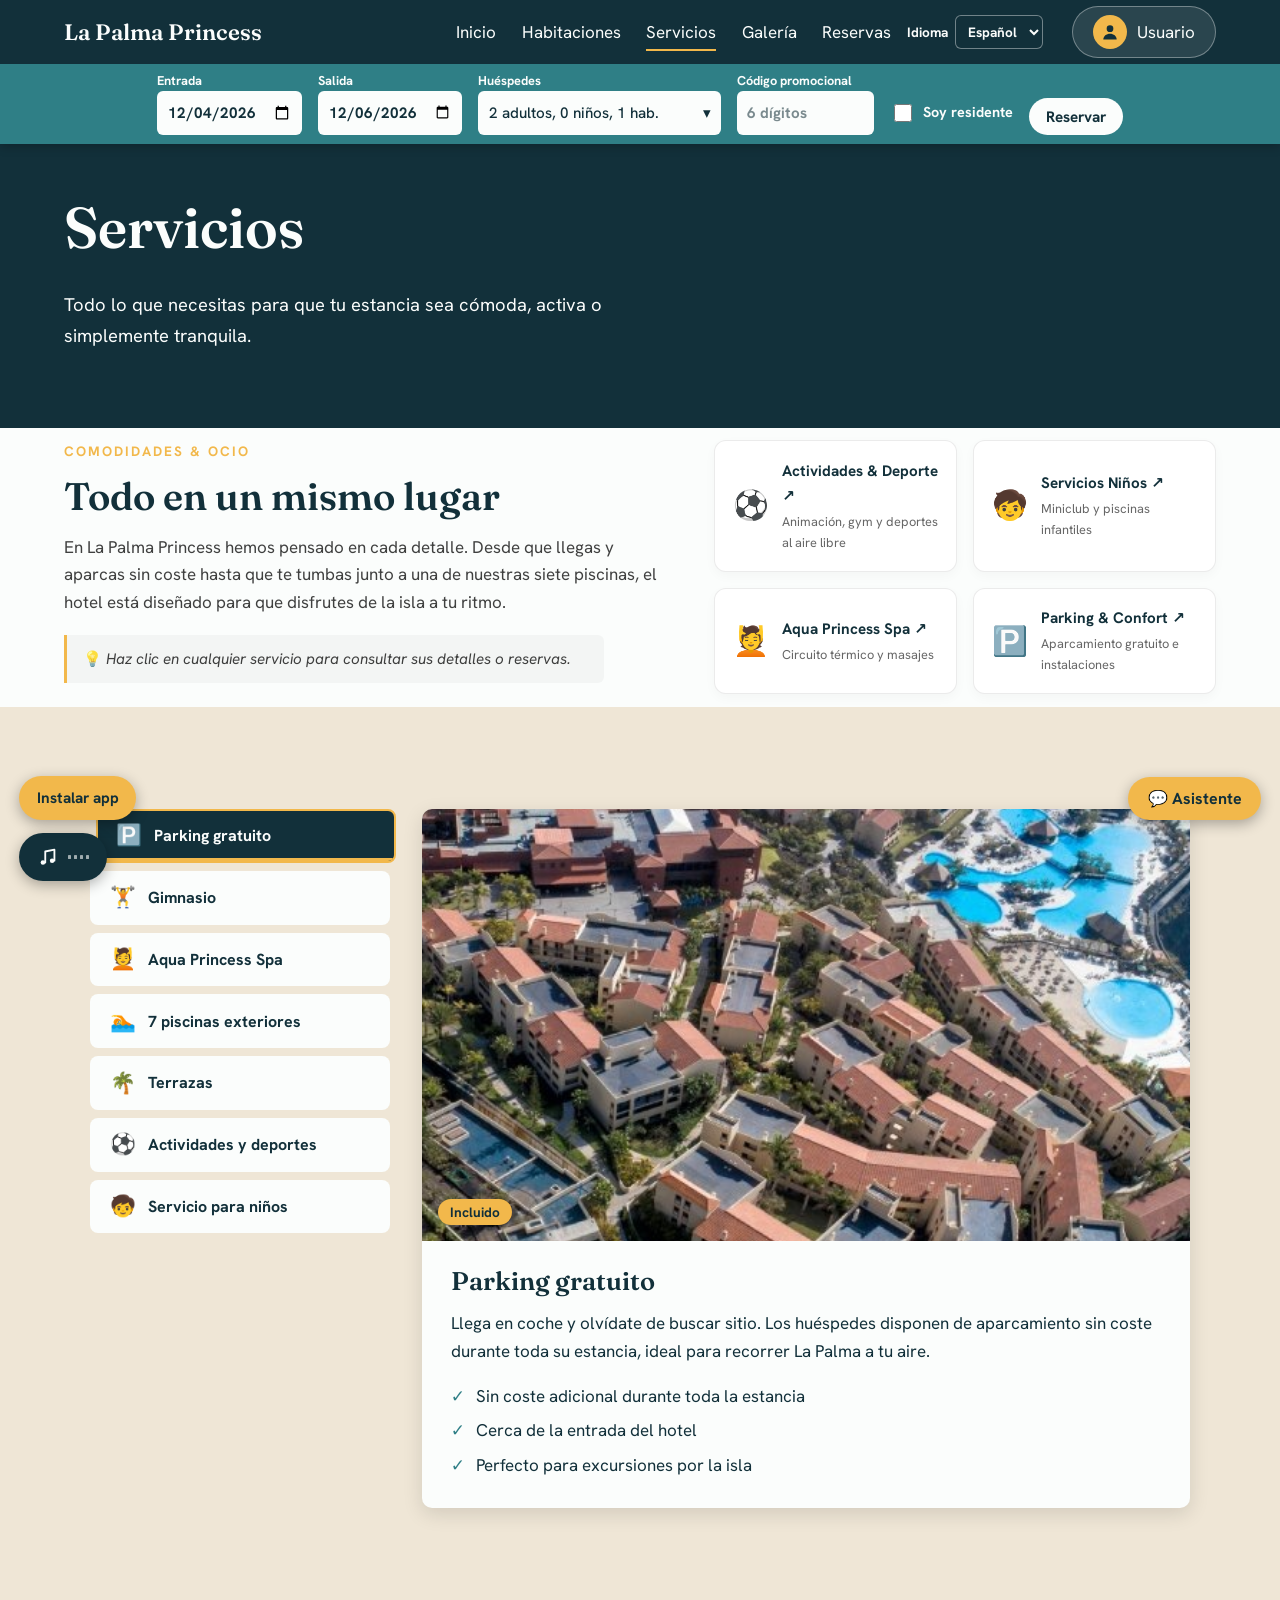
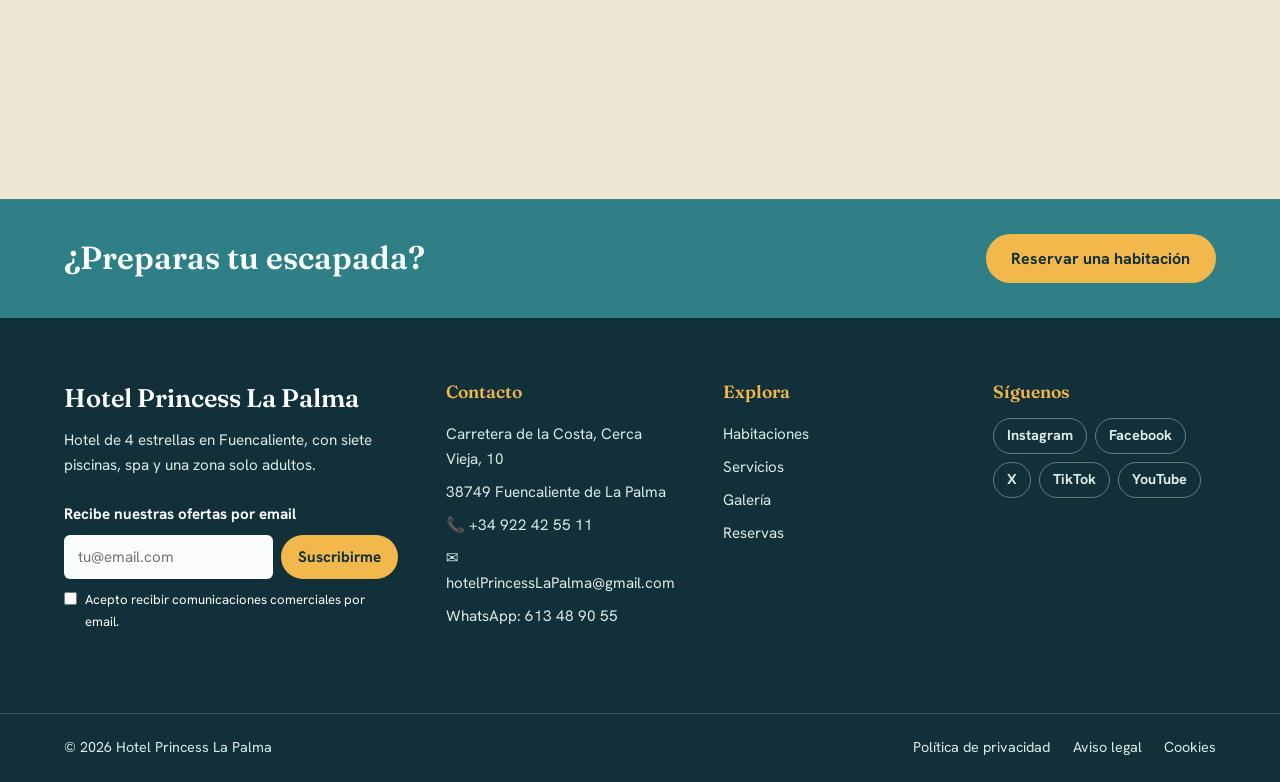
<file: servicios.html>
<!DOCTYPE html>
<html lang="es">
<head>
	<meta charset="utf-8">
	<meta name="viewport" content="width=device-width, initial-scale=1, viewport-fit=cover">
	<title>La Palma Princess - Servicios</title>
	<link rel="preconnect" href="https://fonts.googleapis.com">
	<link rel="preconnect" href="https://fonts.gstatic.com" crossorigin>
	<link href="https://fonts.googleapis.com/css2?family=Fraunces:opsz,wght@9..144,400;9..144,600&family=Hanken+Grotesk:wght@400;500;700&display=swap" rel="stylesheet">
	<link rel="icon" href="fotos/unnamed.webp">
	<link rel="stylesheet" href="styles.css">
    <link rel="manifest" href="manifest.json">
    <meta name="theme-color" content="#12303a">
    <meta name="apple-mobile-web-app-capable" content="yes">
    <meta name="apple-mobile-web-app-status-bar-style" content="black-translucent">
    <meta name="apple-mobile-web-app-title" content="La Palma Princess">
    <link rel="apple-touch-icon" href="fotos/icon-192.png">
	<!-- Traductor automático de Google -->
	<script type="text/javascript">
		function googleTranslateElementInit() {
			new google.translate.TranslateElement({
				pageLanguage: 'es',
				includedLanguages: 'es,en,de,fr,it', // Añade o quita los idiomas que quieras
				layout: google.translate.TranslateElement.InlineLayout.SIMPLE,
				autoDisplay: false
			}, 'google_translate_element');
		}
	</script>
	<script type="text/javascript" src="//translate.google.com/translate_a/element.js?cb=googleTranslateElementInit"></script>
</head>
<body class="inner">

	<div id="scroll-progress" aria-hidden="true"></div>
	<header id="header">
		<a href="index.html" class="logo">La Palma Princess</a>
		<button class="menu-toggle" aria-label="Abrir menú" aria-expanded="false" aria-controls="nav">Menú</button>
		<nav id="nav">
			<ul>
				<li><a href="index.html">Inicio</a></li>
				<li><a href="habitaciones.html">Habitaciones</a></li>
				<li><a href="servicios.html">Servicios</a></li>
				<li><a href="galeria.html">Galería</a></li>
				<li><a href="reservas.html">Reservas</a></li>
			</ul>
		</nav>

		<label class="language-picker" for="language-select"><span>Idioma</span>
			<select id="language-select" aria-label="Idioma">
				<option value="es">Español</option>
				<option value="en">English</option>
				<option value="de">Deutsch</option>
			</select>
		</label>

        <button type="button" class="user-link" id="user-btn" aria-haspopup="dialog" aria-label="Usuario">
			<span class="user-icon" aria-hidden="true">
				<svg viewBox="0 0 24 24"><circle cx="12" cy="8" r="4" fill="currentColor"/><path d="M4 21c0-4.4 3.6-7 8-7s8 2.6 8 7z" fill="currentColor"/></svg>
			</span>
			<span class="user-text" id="user-label">Usuario</span>
		</button>
	</header>
 
    <form class="quickbar" id="quickbar" action="reservas.html" method="get">
        <label class="qb-in">Entrada <input type="date" name="checkin" id="qb-checkin" required></label>
        <label class="qb-out">Salida <input type="date" name="checkout" id="qb-checkout" required></label>
 
        <div class="qb-guests">
            <span class="qb-label">Huéspedes</span>
            <button type="button" id="guests-btn" class="guests-btn" aria-expanded="false" aria-controls="guests-panel"></button>
            <div id="guests-panel" class="guests-panel" hidden>
                <div id="rooms-list"></div>
                <button type="button" id="add-room" class="add-room">Añadir habitación</button>
            </div>
            <input type="hidden" name="adults" id="qb-adults" value="2">
            <input type="hidden" name="children" id="qb-children" value="0">
            <input type="hidden" name="rooms" id="qb-rooms" value="1">
        </div>
 
        <label class="qb-promo">Código promocional <input type="text" name="promo" placeholder="6 dígitos" maxlength="6" inputmode="numeric" pattern="[0-9]{6}" title="El código tiene 6 dígitos" autocomplete="off"></label>
        <label class="qb-resident"><input type="checkbox" name="resident" value="1"> Soy residente</label>
        <button type="submit" class="btn btn-small">Reservar</button>
    </form>
 
	<main>
		<section class="page-hero">
            <h1>Servicios</h1>
            <p>Todo lo que necesitas para que tu estancia sea cómoda, activa o simplemente tranquila.</p>
        </section>
 
        <!-- ▼ INTRODUCCIÓN ▼ -->
        <section class="section services-intro" id="servicios">
            <div class="services-intro-text">
                <span class="sub-tag">Comodidades & Ocio</span>
                <h2>Todo en un mismo lugar</h2>
                <p>En La Palma Princess hemos pensado en cada detalle. Desde que llegas y aparcas sin coste hasta que te tumbas junto a una de nuestras siete piscinas, el hotel está diseñado para que disfrutes de la isla a tu ritmo.</p>
                <p class="hint-text">💡 <em>Haz clic en cualquier servicio para consultar sus detalles o reservas.</em></p>
            </div>

            <div class="services-features">
                
                <!-- Tarjeta 1: Actividades & Deporte -->
                <a href="#svc-explorer" class="service-card-btn">
                    <span class="service-icon">⚽</span>
                    <div class="service-info">
                        <strong>Actividades & Deporte ↗</strong>
                        <span>Animación, gym y deportes al aire libre</span>
                    </div>
                </a>

                <!-- Tarjeta 2: Servicios Niños -->
                <a href="#svc-explorer" class="service-card-btn">
                    <span class="service-icon">🧒</span>
                    <div class="service-info">
                        <strong>Servicios Niños ↗</strong>
                        <span>Miniclub y piscinas infantiles</span>
                    </div>
                </a>

                <!-- Tarjeta 3: Spa & Bienestar -->
                <a href="#svc-explorer" class="service-card-btn">
                    <span class="service-icon">💆</span>
                    <div class="service-info">
                        <strong>Aqua Princess Spa ↗</strong>
                        <span>Circuito térmico y masajes</span>
                    </div>
                </a>

                <!-- Tarjeta 4: Parking & Confort -->
                <a href="#svc-explorer" class="service-card-btn">
                    <span class="service-icon">🅿️</span>
                    <div class="service-info">
                        <strong>Parking & Confort ↗</strong>
                        <span>Aparcamiento gratuito e instalaciones</span>
                    </div>
                </a>

            </div>
        </section>
 
        <!-- ▼ EXPLORADOR DE SERVICIOS (pestañas + imagen dinámica) ▼ -->
        <section class="section section-sand">
            <div class="svc-explorer auto" id="svc-explorer">
 
                <div class="svc-tabs" role="tablist" aria-label="Servicios del hotel" aria-orientation="vertical">
                    <button type="button" class="svc-tab" role="tab" id="svc-tab-1" aria-controls="svc-panel-1" aria-selected="true"><span class="ico" aria-hidden="true">🅿️</span>Parking gratuito</button>
                    <button type="button" class="svc-tab" role="tab" id="svc-tab-2" aria-controls="svc-panel-2" aria-selected="false" tabindex="-1"><span class="ico" aria-hidden="true">🏋️</span>Gimnasio</button>
                    <button type="button" class="svc-tab" role="tab" id="svc-tab-3" aria-controls="svc-panel-3" aria-selected="false" tabindex="-1"><span class="ico" aria-hidden="true">💆</span>Aqua Princess Spa</button>
                    <button type="button" class="svc-tab" role="tab" id="svc-tab-4" aria-controls="svc-panel-4" aria-selected="false" tabindex="-1"><span class="ico" aria-hidden="true">🏊</span>7 piscinas exteriores</button>
                    <button type="button" class="svc-tab" role="tab" id="svc-tab-5" aria-controls="svc-panel-5" aria-selected="false" tabindex="-1"><span class="ico" aria-hidden="true">🌴</span>Terrazas</button>
                    <button type="button" class="svc-tab" role="tab" id="svc-tab-6" aria-controls="svc-panel-6" aria-selected="false" tabindex="-1"><span class="ico" aria-hidden="true">⚽</span>Actividades y deportes</button>
                    <button type="button" class="svc-tab" role="tab" id="svc-tab-7" aria-controls="svc-panel-7" aria-selected="false" tabindex="-1"><span class="ico" aria-hidden="true">🧒</span>Servicio para niños</button>
                </div>
 
                <div class="svc-panels">
 
                    <article class="svc-panel active" role="tabpanel" id="svc-panel-1" aria-labelledby="svc-tab-1">
                        <div class="svc-img"><div class="svc-bg svc-i1"></div><span class="svc-chip">Incluido</span></div>
                        <div class="svc-body">
                            <h3>Parking gratuito</h3>
                            <p>Llega en coche y olvídate de buscar sitio. Los huéspedes disponen de aparcamiento sin coste durante toda su estancia, ideal para recorrer La Palma a tu aire.</p>
                            <ul class="svc-details">
                                <li>Sin coste adicional durante toda la estancia</li>
                                <li>Cerca de la entrada del hotel</li>
                                <li>Perfecto para excursiones por la isla</li>
                            </ul>
                        </div>
                    </article>
 
                    <article class="svc-panel" role="tabpanel" id="svc-panel-2" aria-labelledby="svc-tab-2">
                        <div class="svc-img"><div class="svc-bg svc-i2"></div><span class="svc-chip">Bienestar</span></div>
                        <div class="svc-body">
                            <h3>Gimnasio</h3>
                            <p>Mantén tu rutina de entrenamiento también de vacaciones. Nuestro gimnasio cuenta con máquinas de cardio y de fuerza para que te muevas a tu manera.</p>
                            <ul class="svc-details">
                                <li>Equipamiento de cardio y musculación</li>
                                <li>Acceso para los huéspedes del hotel</li>
                                <li>Ideal antes de un día de playa o senderismo</li>
                            </ul>
                        </div>
                    </article>
 
                    <article class="svc-panel" role="tabpanel" id="svc-panel-3" aria-labelledby="svc-tab-3">
                        <div class="svc-img"><div class="svc-bg svc-i3"></div><span class="svc-chip">Relax</span></div>
                        <div class="svc-body">
                            <h3>Aqua Princess Spa</h3>
                            <p>Un espacio pensado para desconectar. En el Aqua Princess Spa puedes disfrutar de un circuito de aguas y de tratamientos y masajes para recuperar energía.</p>
                            <ul class="svc-details">
                                <li>Circuito de aguas</li>
                                <li>Masajes y tratamientos</li>
                                <li>Recomendable reservar con antelación</li>
                            </ul>
                        </div>
                    </article>
 
                    <article class="svc-panel" role="tabpanel" id="svc-panel-4" aria-labelledby="svc-tab-4">
                        <div class="svc-img"><div class="svc-bg svc-i4"></div><span class="svc-chip">7 piscinas</span></div>
                        <div class="svc-body">
                            <h3>7 piscinas exteriores</h3>
                            <p>Siete piscinas al aire libre para todos los gustos: zonas para nadar, para relajarse al sol y espacios pensados para las familias, con piscina infantil y una playa de arena artificial.</p>
                            <ul class="svc-details">
                                <li>Piscina infantil</li>
                                <li>Playa de arena artificial</li>
                                <li>Solárium para tomar el sol</li>
                            </ul>
                        </div>
                    </article>
 
                    <article class="svc-panel" role="tabpanel" id="svc-panel-5" aria-labelledby="svc-tab-5">
                        <div class="svc-img"><div class="svc-bg svc-i5"></div><span class="svc-chip">Vistas</span></div>
                        <div class="svc-body">
                            <h3>Terrazas</h3>
                            <p>Desayuna, toma algo o simplemente contempla el Atlántico desde nuestras terrazas. Un rincón tranquilo para cualquier momento del día, rodeado de jardines y palmeras.</p>
                            <ul class="svc-details">
                                <li>Vistas al océano Atlántico</li>
                                <li>Rodeadas de jardines</li>
                                <li>Perfectas para el desayuno y el atardecer</li>
                            </ul>
                        </div>
                    </article>
 
                    <article class="svc-panel" role="tabpanel" id="svc-panel-6" aria-labelledby="svc-tab-6">
                        <div class="svc-img"><div class="svc-bg svc-i6"></div><span class="svc-chip">En movimiento</span></div>
                        <div class="svc-body">
                            <h3>Actividades y deportes</h3>
                            <p>Si prefieres no parar, el hotel organiza actividades y deportes para todas las edades. Una forma divertida de conocer a otros viajeros y pasar el día activo.</p>
                            <ul class="svc-details">
                                <li>Actividades para toda la familia</li>
                                <li>Deportes al aire libre</li>
                                <li>Opciones para todas las edades</li>
                            </ul>
                        </div>
                    </article>
 
                    <article class="svc-panel" role="tabpanel" id="svc-panel-7" aria-labelledby="svc-tab-7">
                        <div class="svc-img"><div class="svc-bg svc-i7"></div><span class="svc-chip">En familia</span></div>
                        <div class="svc-body">
                            <h3>Servicio para niños</h3>
                            <p>Los más pequeños también tienen su sitio. Contamos con servicios y espacios pensados para ellos, para que los padres descansen y los niños se lo pasen en grande.</p>
                            <ul class="svc-details">
                                <li>Espacios y actividades infantiles</li>
                                <li>Piscina infantil</li>
                                <li>Pensado para que toda la familia disfrute</li>
                            </ul>
                        </div>
                    </article>
 
                </div>
            </div>
        </section>
 
        <section class="section" id="reservar-servicio">
            <header class="section-head">
                <h2>Reserva una actividad</h2>
                <p>Solicita plaza para spa, gimnasio, pilates, solarium o las pistas deportivas. Las tarifas se confirman al llegar al hotel.</p>
            </header>
            <form id="service-booking-form" class="booking">
                <div class="field"><label for="service-name">Nombre</label><input id="service-name" name="name" autocomplete="name" required></div>
                <div class="field"><label for="service-email">Email</label><input id="service-email" name="email" type="email" autocomplete="email" required></div>
                <div class="field">
                    <label for="service-type">Servicio</label>
                    <select id="service-type" name="service" required>
                        <optgroup label="Bienestar">
                            <option value="spa">Aqua Princess Spa</option>
                            <option value="gym">Gimnasio (máquinas)</option>
                            <option value="pilates">Pilates</option>
                            <option value="solarium">Solarium</option>
                        </optgroup>
                        <optgroup label="Actividades y deportes">
                            <option value="padel1">Pádel · Pista 1</option>
                            <option value="padel2">Pádel · Pista 2</option>
                            <option value="volley">Arenero de vóley</option>
                            <option value="cancha">Cancha de baloncesto y fútbol</option>
                        </optgroup>
                    </select>
                </div>
                <div class="field"><label for="service-date">Fecha</label><input id="service-date" name="date" type="date" required></div>
                <div class="field">
                    <label for="service-time">Hora disponible</label>
                    <select id="service-time" name="time" required><option value="">Elige una fecha primero</option></select>
                </div>
                <div class="field"><label for="service-guests">Asistentes</label><input id="service-guests" name="guests" type="number" min="1" max="12" value="1" required></div>
                <div class="field full"><label for="service-notes">Comentarios (opcional)</label><textarea id="service-notes" name="notes" rows="3"></textarea></div>
                <div class="field full">
                    <p id="service-booking-status" role="status" aria-live="polite"></p>
                    <button type="submit" class="btn">Solicitar plaza</button>
                </div>
            </form>
        </section>

        <!-- ▼ RESUMEN RÁPIDO ▼ -->
        <section class="section">
            <header class="section-head">
                <h2>De un vistazo</h2>
                <p>Lo esencial de tu estancia, en pocas palabras.</p>
            </header>
            <ul class="services services-light">
                <li><h3>Llegada fácil</h3><p>Parking gratuito para los huéspedes.</p></li>
                <li><h3>Agua por todas partes</h3><p>Siete piscinas exteriores y el Aqua Princess Spa.</p></li>
                <li><h3>Siempre en forma</h3><p>Gimnasio, actividades y deportes.</p></li>
                <li><h3>Para toda la familia</h3><p>Servicio para niños y terrazas para descansar.</p></li>
            </ul>
        </section>
 
        <section class="section section-sand cta">
            <h2>¿Te apetece probarlo?</h2>
            <p>Elige tus fechas y reserva tu habitación. Te respondemos en menos de 24 horas.</p>
            <a href="reservas.html" class="btn">Reservar ahora</a>
        </section>
	</main>
 
	<footer id="footer">
        <div class="footer-cta">
            <h2>¿Preparas tu escapada?</h2>
            <a href="reservas.html" class="btn">Reservar una habitación</a>
        </div>
 
        <div class="footer-grid">
            <div class="footer-col footer-brand">
                <a href="index.html" class="logo">Hotel Princess La Palma</a>
                <p>Hotel de 4 estrellas en Fuencaliente, con siete piscinas, spa y una zona solo adultos.</p>
                <form class="newsletter" id="newsletter" novalidate>
                    <label for="nl-email">Recibe nuestras ofertas por email</label>
                    <div class="nl-row">
                        <input id="nl-email" type="email" placeholder="tu@email.com" required>
                        <button type="submit" class="btn btn-small">Suscribirme</button>
                    </div>
                    <label class="newsletter-consent"><input id="nl-consent" type="checkbox" required> Acepto recibir comunicaciones comerciales por email.</label>
                    <p id="nl-status" role="status" aria-live="polite"></p>
                </form>
            </div>
 
            <div class="footer-col">
                <h3>Contacto</h3>
                <ul>
					<li>Carretera de la Costa, Cerca Vieja, 10</li>
					<li>38749 Fuencaliente de La Palma</li>
					<li><a href="tel:+34922425511">📞 +34 922 42 55 11</a></li>
					<li><a href="mailto:hotelPrincessLaPalma@gmail.com">✉ hotelPrincessLaPalma@gmail.com</a></li>
					<li><a href="https://wa.me/34613489055" target="_blank" rel="noopener">WhatsApp: 613 48 90 55</a></li>
                </ul>
            </div>
 
            <div class="footer-col">
                <h3>Explora</h3>
                <ul>
                    <li><a href="habitaciones.html">Habitaciones</a></li>
                    <li><a href="servicios.html">Servicios</a></li>
                    <li><a href="galeria.html">Galería</a></li>
                    <li><a href="reservas.html">Reservas</a></li>
                </ul>
            </div>
 
            <div class="footer-col">
                <h3>Síguenos</h3>
                <ul class="social">
                    <li><a href="https://www.instagram.com/princesshotels/" target="_blank" rel="noopener">Instagram</a></li>
					<li><a href="https://www.facebook.com/PrincessHotelsResorts/" target="_blank" rel="noopener">Facebook</a></li>
					<li><a href="https://x.com/PrincessHotels" target="_blank" rel="noopener">X</a></li>
					<li><a href="https://www.tiktok.com/@princesshotelsresorts" target="_blank" rel="noopener">TikTok</a></li>
					<li><a href="https://www.youtube.com/channel/UC6Jx3EjAbSS7NRlfNhyW1PA" target="_blank" rel="noopener">YouTube</a></li>
                </ul>
            </div>
        </div>
 
        <div class="footer-bottom">
            <p>&copy; <span id="year">2026</span> Hotel Princess La Palma</p>
            <ul>
                <li><a href="#">Política de privacidad</a></li>
                <li><a href="#">Aviso legal</a></li>
                <li><a href="#" id="open-cookies">Cookies</a></li>
            </ul>
        </div>
    </footer>
 
	<div class="cookie-banner" id="cookie-banner" role="dialog" aria-labelledby="cookie-title" hidden>
        <div class="cookie-main">
            <h2 id="cookie-title">Cookies</h2>
            <p>Usamos cookies para que la web funcione y para analizar cómo se usa. Puedes aceptarlas, rechazarlas o elegir cuáles activar.</p>
            <div class="cookie-options" id="cookie-options" hidden>
                <label><input type="checkbox" checked disabled> Necesarias</label>
                <label><input type="checkbox" id="ck-analytics"> Analíticas</label>
                <label><input type="checkbox" id="ck-marketing"> Marketing</label>
            </div>
        </div>
        <div class="cookie-actions">
            <button type="button" class="btn btn-small btn-outline" id="cookie-config">Configurar</button>
            <button type="button" class="btn btn-small btn-outline" id="cookie-reject">Rechazar todas</button>
            <button type="button" class="btn btn-small" id="cookie-accept">Aceptar todas</button>
        </div>
    </div>
 
	<!-- ═══════════════════ MÚSICA DE FONDO ═══════════════════ -->
	<audio id="bg-music" loop preload="none">
		<source src="musica.mp3" type="audio/mpeg">
	</audio>
	<button type="button" class="music-btn" id="music-btn" aria-label="Activar música" aria-pressed="false" title="Música">
		<svg class="music-note" viewBox="0 0 24 24" aria-hidden="true"><path d="M9 18V6l10-2v12" fill="none" stroke="currentColor" stroke-width="2" stroke-linecap="round" stroke-linejoin="round"/><circle cx="6.5" cy="18" r="2.5" fill="currentColor"/><circle cx="16.5" cy="16" r="2.5" fill="currentColor"/></svg>
		<span class="bars" aria-hidden="true"><i></i><i></i><i></i><i></i></span>
	</button>

	<!-- ═══════════════════ BOTÓN "VOLVER ARRIBA" ═══════════════════ -->
	<button type="button" class="to-top" id="to-top" aria-label="Volver arriba" hidden>
		<svg viewBox="0 0 24 24" aria-hidden="true"><path d="M12 5l-7 7h4v7h6v-7h4z" fill="currentColor"/></svg>
	</button>
	
	<script src="i18n.js"></script>
	<script src="script.js"></script>
	
</body>
</html>
</file>
<file: styles.css>
/* ---------- Variables ---------- */
:root {
	--ink: #12303a;        /* azul petróleo profundo */
	--sea: #2f7f86;        /* verde mar */
	--foam: #dcebe6;       /* espuma */
	--sand: #efe6d6;       /* arena */
	--sun: #f2b84b;        /* sol */
	--white: #fbfdfc;
	--serif: "Fraunces", Georgia, serif;
	--sans: "Hanken Grotesk", system-ui, sans-serif;
	--header-h: calc(64px + env(safe-area-inset-top, 0px));
}

/* ---------- Base ---------- */
*, *::before, *::after { box-sizing: border-box; }
html { scroll-behavior: smooth; scroll-padding-top: calc(var(--header-h) + var(--bar-h)); }
html { overflow-x: clip; }
body { margin: 0; font: 400 1.0625rem/1.65 var(--sans); color: var(--ink); background: var(--white); }
h1, h2, h3 { font-family: var(--serif); font-weight: 600; line-height: 1.15; margin: 0 0 .5em; }
h1 { font-size: clamp(2.6rem, 7vw, 5rem); }
h2 { font-size: clamp(1.9rem, 4vw, 2.8rem); }
h3 { font-size: 1.25rem; }
p { margin: 0 0 1em; max-width: 60ch; }
a { color: inherit; }
:focus-visible { outline: 3px solid var(--sun); outline-offset: 3px; }

/* ---------- Botones ---------- */
.btn {
	display: inline-block; padding: .85em 1.6em; border: 0; border-radius: 999px;
	background: var(--sun); color: var(--ink); font: 700 1rem var(--sans);
	text-decoration: none; cursor: pointer; transition: background .2s, transform .2s;
}
.btn:hover { background: #f7c96d; transform: translateY(-2px); }
.btn-small { padding: .45em 1.1em; font-size: .95rem; }

/* ---------- Cabecera ---------- */
#header {
	position: fixed; inset: 0 0 auto 0; height: var(--header-h); z-index: 20;
	display: flex; align-items: center; justify-content: space-between; 	padding: env(safe-area-inset-top, 0px) 5vw 0;
	color: var(--white); transition: background .3s, box-shadow .3s;
	background: var(--ink);
}
#header.scrolled { background: var(--ink); box-shadow: 0 2px 12px rgba(0, 0, 0, .25); }
.logo { font: 600 1.4rem var(--serif); text-decoration: none; }
#nav ul { display: flex; align-items: center; gap: 1.6rem; list-style: none; margin: 0; padding: 0; }
#nav a { text-decoration: none; }
/* ---------- Efectos del menú ---------- */
#nav a:not(.btn) {
	position: relative; display: inline-block; padding: .3em 0;
	transition: transform .25s ease, color .25s ease;
}
/* Subrayado que crece desde la izquierda */
#nav a:not(.btn)::after {
	content: ""; position: absolute; left: 0; bottom: 0; width: 100%; height: 2px;
	background: var(--sun); transform: scaleX(0); transform-origin: left;
	transition: transform .3s ease;
}
#nav a:not(.btn).active::after { transform: scaleX(1); }
#nav a:not(.btn):active { transform: translateY(0) scale(.96); }

.logo { display: inline-block; transition: transform .25s ease, color .25s ease; }

.menu-toggle { transition: background .2s, color .2s, transform .2s; }
.menu-toggle:active { transform: scale(.95); }

/* Solo en dispositivos con ratón (en el móvil el hover se queda "pegado") */
@media (hover: hover) {
	#nav a:not(.btn):hover { transform: translateY(-3px); color: var(--sun); }
	#nav a:not(.btn):hover::after { transform: scaleX(1); }
	.logo:hover { transform: scale(1.05); color: var(--sun); }
	.menu-toggle:hover { background: var(--white); color: var(--ink); transform: translateY(-2px); }
}
.menu-toggle { display: none; background: none; border: 1px solid currentColor; border-radius: 999px; color: inherit; padding: .4em 1em; font: inherit; cursor: pointer; }

/* ---------- Hero ---------- */
.hero {
	position: relative; overflow: hidden;
	min-height: 100vh; display: flex; align-items: flex-end; padding: 0 5vw 12vh; color: var(--white);
	background: var(--ink);
}
@supports (min-height: 100svh) {
	.hero { min-height: 100svh; }
}
/* Capa oscura sobre las imágenes */
.hero::before {
	content: ""; position: absolute; inset: 0; z-index: 1;
	background: linear-gradient(to top, rgba(18, 48, 58, .85), rgba(18, 48, 58, .1) 60%);
}
/* Imágenes que se desvanecen una en otra */
.hero-slides { position: absolute; inset: 0; }
.slide { position: absolute; inset: 0; opacity: 0; transition: opacity 1.8s ease-in-out; }
.slide.active { opacity: 1; }
/* Fotos del hero (en la misma carpeta que index.html) */
.slide { background-size: cover; background-position: center; }
.s1 { background-image: url("fotos/foto1.jpg"); }
.s2 { background-image: url("fotos/foto2.jpg"); }
.s3 { background-image: url("fotos/foto3.jpg"); }
.s4 { background-image: url("fotos/foto4.jpg"); }
.s5 { background-image: url("fotos/foto5.jpg"); }
.hero-content { position: relative; z-index: 2; }
.hero-content p { font-size: 1.25rem; }

/* ---------- Animaciones de entrada (solo si hay JS) ---------- */
/* Entrada por los lados (textos e imágenes) */
.js .from-left, .js .from-right { opacity: 0; transition: opacity .8s ease, transform .8s ease; }
.js .from-left  { transform: translateX(-80px); }
.js .from-right { transform: translateX(80px); }
.js .from-left.is-visible, .js .from-right.is-visible { opacity: 1; transform: none; }

/* Evita barra de scroll horizontal mientras los elementos están fuera */
body { overflow-x: hidden; }

/* ---------- Secciones ---------- */
.section { padding: 8vw 5vw; }
.section-dark { background: var(--ink); color: var(--white); }
.section-sand { background: var(--sand); }
.section-head { margin-bottom: 2.5rem; }

/* ---------- Habitaciones ---------- */
.rooms { display: grid; grid-template-columns: repeat(auto-fit, minmax(260px, 1fr)); gap: 2rem; }
.price { font-weight: 700; color: var(--sea); }

.booking-management {
	max-width: 900px; margin: 4rem auto 0; padding: 2rem;
	border: 1px solid rgba(18, 48, 58, .2); border-radius: 12px; background: var(--white);
}
.booking-management h2 { font-size: 1.8rem; }
.manage-actions { display: flex; flex-wrap: wrap; gap: .75rem; }
.manage-cancel { border-color: #b3261e; color: #b3261e; }
#manage-status.error, #service-booking-status.error { color: #b3261e; }
#manage-status.ok, #service-booking-status.ok { color: #216b4b; font-weight: 700; }
#booking-manage-link { display: inline-block; margin: 0 0 .75rem; font-weight: 700; }
.summary-note.availability-ok { color: #216b4b; font-weight: 700; }
.summary-note.availability-error { color: #b3261e; font-weight: 700; }

.excursion-filters { display: flex; flex-wrap: wrap; align-items: end; gap: .75rem; margin-bottom: 2rem; }
.excursion-filters label { display: grid; gap: .25rem; }
.excursion-filters select { min-width: 10rem; padding: .5rem .7rem; }
.excursion-filter { border: 1px solid var(--sea); border-radius: 999px; padding: .5rem 1rem; background: transparent; color: var(--ink); font: inherit; cursor: pointer; }
.excursion-filter.active, .excursion-filter:hover { background: var(--sea); color: var(--white); }
.excursion-grid { display: grid; grid-template-columns: repeat(auto-fit, minmax(250px, 1fr)); gap: 1.25rem; }
.excursion-card { padding: 1.5rem; border: 1px solid rgba(18, 48, 58, .18); border-radius: 10px; background: var(--white); }
.excursion-card[hidden] { display: none; }
.excursion-card h3 { margin-top: .5rem; }
.excursion-card p { margin-bottom: 1rem; }
.excursion-card a { color: #216b74; font-weight: 700; }
.excursion-meta { color: #405b62; font-size: .9rem; font-weight: 700; }
.excursion-disclaimer { margin: 1.5rem 0 0; font-size: .9rem; color: #405b62; }

/* ---------- Servicios ---------- */
.services { list-style: none; margin: 0; padding: 0; display: grid; grid-template-columns: repeat(auto-fit, minmax(220px, 1fr)); gap: 2.5rem; }
.services li { border-top: 2px solid var(--sun); padding-top: 1rem; }

/* ---------- Galería ---------- */
.gallery { display: grid; grid-template-columns: repeat(3, 1fr); grid-template-rows: repeat(3, clamp(240px, 40vh, 420px)); gap: .75rem; }

/* ---------- Formulario ---------- */
.booking { 
	display: grid; 
	grid-template-columns: 1fr 1fr; 
	gap: 1.2rem 1.5rem; 
	width: 100%; 
}
.field { display: flex; flex-direction: column; gap: .35rem; }
.field.full { grid-column: 1 / -1; }
label { font-weight: 700; font-size: .95rem; }
input, select, textarea {
	font: inherit; padding: .7em .9em; border: 1.5px solid #b5b09f; border-radius: 6px; background: var(--white); color: var(--ink);
}
input.invalid { border-color: #b3261e; }
#form-status { margin: 0 0 .75rem; font-weight: 700; }
#form-status.error { color: #b3261e; }
#form-status.ok { color: var(--sea); }

/* ---------- Visor ---------- */
.lightbox { position: fixed; inset: 0; z-index: 30; background: rgba(8, 20, 25, .92); display: grid; place-items: center; padding: 5vw; }
.lightbox[hidden] { display: none; }
.lightbox-view { width: min(900px, 100%); aspect-ratio: 16 / 10; border-radius: 8px; display: flex; align-items: flex-end; padding: 1.5rem; color: var(--white); }
.lightbox-view p { margin: 0; font: 600 1.4rem var(--serif); }
.lightbox-close { position: absolute; top: 1.2rem; right: 5vw; background: var(--white); border: 0; border-radius: 999px; padding: .5em 1.1em; font: 700 1rem var(--sans); cursor: pointer; }

/* ---------- Responsive ---------- */
@media (max-width: 800px) {
	.menu-toggle { display: block; }
	#nav { position: absolute; top: var(--header-h); left: 0; right: 0; background: var(--ink); padding: 1rem 5vw 1.5rem; display: none; }
	#nav.open { display: block; }
	#nav ul { flex-direction: column; align-items: flex-start; gap: 1rem; }
	.gallery { grid-template-columns: 1fr 1fr; grid-template-rows: none; grid-auto-rows: 160px; }
	.booking { grid-template-columns: 1fr; }
}

@media (prefers-reduced-motion: reduce) {
	html { scroll-behavior: smooth; }
	* { transition: none !important; }
}

/* ---------- Páginas interiores ---------- */
.inner #header { background: var(--ink); }
.page-hero { background: var(--ink); color: var(--white); padding: calc(var(--header-h) + var(--bar-h) + 4vw) 5vw 6vw; }
.page-hero h1 { font-size: clamp(2.2rem, 5vw, 3.6rem); }
.page-hero p { font-size: 1.15rem; margin: 0; }
.services-light li { border-top-color: var(--sea); }

/* ---------- Inicio ---------- */
.welcome { display: grid; grid-template-columns: 1fr 1fr; gap: 5vw; align-items: center; }
.welcome-img { aspect-ratio: 4 / 3; border-radius: 6px; background: linear-gradient(135deg, #8fd0d0, #2f7f86 60%, #12303a); }

.cards { display: grid; grid-template-columns: repeat(auto-fit, minmax(240px, 1fr)); gap: 1.5rem; }
.card { display: block; padding: 1.8rem; border: 1.5px solid rgba(251, 253, 252, .3); border-radius: 6px; text-decoration: none; }
.card:hover { border-color: var(--sun); background: rgba(255, 255, 255, .06); }
.card p { margin: 0; }

.cta { text-align: center; }
.cta p { margin-inline: auto; }

@media (max-width: 800px) {
	.welcome { grid-template-columns: 1fr; }
}

/* ---------- Barra de reserva fija ---------- */
:root { --bar-h: 80px; }

.quickbar {
	position: fixed; top: var(--header-h); left: 0; right: 0; height: var(--bar-h); z-index: 19;
	display: flex; align-items: flex-end; justify-content: center; gap: 1rem; padding: 9px 3vw;
	background: var(--sea); color: var(--white); box-shadow: 0 2px 10px rgba(0, 0, 0, .25);
}
.quickbar label, .qb-guests { display: flex; flex-direction: column; gap: .15rem; font-size: .8rem; font-weight: 700; line-height: 1.2; }
.quickbar input { padding: .4em .6em; font-size: .95rem; border-color: transparent; }
.quickbar input[type="date"],
.quickbar input[type="text"],
.quickbar .guests-btn { height: 44px; box-sizing: border-box; padding-block: 0; }
.quickbar input[type="date"] { width: 9.5em; }
.quickbar input[type="text"] { width: 9em; }
.quickbar input::placeholder { color: #7a8a8e; opacity: 1; }
.quickbar .btn { background: var(--white); color: var(--ink); padding-block: .55em; }
.quickbar .btn:hover { background: var(--foam); }
.quickbar :focus-visible { outline-color: var(--white); }

/* Casilla de residente */
.quickbar .qb-resident { flex-direction: row; align-items: center; gap: .5rem; font-size: .9rem; height: 44px; }
.quickbar .qb-resident input { width: 1.2em; height: 1.2em; padding: 0; accent-color: var(--ink); }

/* Botón de huéspedes y panel desplegable */
.qb-guests { position: relative; }
.guests-btn {
	position: relative; width: 16em; padding: .5em 1.8em .5em .7em; border: 0; border-radius: 6px;
	background: var(--white); color: var(--ink); font: 500 .95rem var(--sans); text-align: left;
	white-space: nowrap; overflow: hidden; text-overflow: ellipsis; cursor: pointer;
}
.guests-btn::after { content: "▾"; position: absolute; right: .7em; top: 50%; transform: translateY(-50%); }

.guests-panel {
	position: absolute; top: calc(100% + 10px); left: 0; width: 330px; max-height: 70vh; overflow-y: auto;
	background: var(--white); color: var(--ink); border-radius: 8px; padding: 1rem 1.2rem;
	box-shadow: 0 10px 30px rgba(0, 0, 0, .3); font-size: 1rem; font-weight: 400; line-height: 1.65;
}
.guests-panel :focus-visible { outline-color: var(--sea); }
.room-block + .room-block { border-top: 1px solid var(--foam); margin-top: .8rem; padding-top: .8rem; }
.room-title { display: flex; justify-content: space-between; align-items: center; margin-bottom: .6rem; }
.remove-room { background: none; border: 0; color: var(--sea); font: 700 .85rem var(--sans); text-decoration: underline; cursor: pointer; }
.guest-row { display: flex; justify-content: space-between; align-items: center; padding: .4rem 0; }
.g-name { display: block; font-size: 1.05rem; font-weight: 500; }
.g-hint { display: block; font-size: .8rem; color: #5d6b70; }
.stepper { display: flex; align-items: center; gap: .8rem; }
.g-count { min-width: 1.2em; text-align: center; font-size: 1.1rem; }
.step {
	display: grid; place-items: center; width: 34px; height: 34px; padding: 0; border-radius: 50%;
	border: 2px solid var(--sea); background: var(--white); color: var(--sea); font: 700 1.2rem/1 var(--sans); cursor: pointer;
}
.step:disabled { border-color: #d5d9d9; background: #e4e7e7; color: #8a9494; cursor: not-allowed; }
.add-room {
	width: 100%; margin-top: 1rem; padding: .65em; border: 2px solid var(--sea); border-radius: 6px;
	background: var(--white); color: var(--sea); font: 700 1rem var(--sans); cursor: pointer;
}
.add-room:hover:not(:disabled) { background: var(--foam); }
.add-room:disabled { opacity: .5; cursor: not-allowed; }

/* Casilla en reservas.html */
.field.check label { display: flex; align-items: center; gap: .6rem; }
.field.check input { width: 1.2em; height: 1.2em; padding: 0; accent-color: var(--sea); }

/* Tablet: dos filas */
@media (max-width: 1120px) {
	:root { --bar-h: 152px; }
	.quickbar { display: grid; grid-template-columns: repeat(6, 1fr); gap: 8px 1rem; align-content: center; align-items: end; padding: 9px 4vw; }
	.quickbar .qb-in, .quickbar .qb-out, .qb-guests, .quickbar .qb-promo, .quickbar .qb-resident, .quickbar .btn { grid-column: span 2; }
	.quickbar input[type="date"], .quickbar input[type="text"], .guests-btn { width: 100%; }
	.guests-panel { left: auto; right: 0; }
}

/* Móvil: cuatro filas */
@media (max-width: 700px) {
	:root { --bar-h: 276px; }
	.quickbar .qb-in, .quickbar .qb-out { grid-column: span 3; }
	.qb-guests, .quickbar .btn { grid-column: span 6; }
	.quickbar .qb-promo { grid-column: span 4; }
	.quickbar .qb-resident { grid-column: span 2; }
	.guests-panel { left: 0; right: 0; width: auto; }
}

/* Texto previo a la galería */
.gallery-intro { min-height: 0; }
.gallery-intro { padding-bottom: 3rem; }
.gallery-intro + .section { padding-top: 3rem; }

/* ---------- Pie de página ---------- */
#footer { background: var(--ink); color: var(--foam); font-size: .95rem; }
#footer p { max-width: none; }
#footer a { text-decoration: none; transition: color .2s; }
#footer a:hover { color: var(--sun); }
#footer :focus-visible { outline-color: var(--sun); }

/* Franja de reserva */
.footer-cta {
	display: flex; flex-wrap: wrap; align-items: center; justify-content: space-between; gap: 1.2rem;
	padding: 2.2rem 5vw; background: var(--sea); color: var(--white);
}
.footer-cta h2 { margin: 0; font-size: clamp(1.4rem, 3vw, 2rem); }

/* Columnas */
.footer-grid {
	display: grid; grid-template-columns: 1.5fr 1fr 1fr 1fr; gap: 3rem;
	padding: 4rem 5vw 3rem;
}
.footer-col h3 { margin-bottom: 1rem; font-size: 1.1rem; color: var(--sun); }
.footer-col ul { list-style: none; margin: 0; padding: 0; }
.footer-col li { padding: .25rem 0; }
.footer-brand .logo { font-size: 1.6rem; color: var(--white); }
.footer-brand > p { margin: .8rem 0 1.5rem; max-width: 36ch; }

/* Newsletter */
.newsletter label { display: block; margin-bottom: .5rem; font-weight: 700; color: var(--white); }
.nl-row { display: flex; gap: .5rem; }
.nl-row input { flex: 1; min-width: 0; height: 44px; padding: 0 .9em; border: 0; border-radius: 6px; background: var(--white); color: var(--ink); }
.nl-row .btn { white-space: nowrap; }
.newsletter-consent { display: flex !important; align-items: flex-start; gap: .5rem; margin-top: .65rem; font-size: .82rem; font-weight: 400 !important; }
.newsletter-consent input { flex: 0 0 auto; margin: .2rem 0 0; accent-color: var(--sun); }
#nl-status { margin: .6rem 0 0; min-height: 1.5em; font-weight: 700; }
#nl-status.error { color: #ffb4ab; }
#nl-status.ok { color: var(--sun); }

/* Redes */
.social { display: flex; flex-wrap: wrap; gap: .5rem; }
.social li { padding: 0; }
.social a { display: block; padding: .35em .9em; border: 1.5px solid rgba(220, 235, 230, .4); border-radius: 999px; font-weight: 700; font-size: .9rem; }
.social a:hover { border-color: var(--sun); }

/* Franja inferior */
.footer-bottom {
	display: flex; flex-wrap: wrap; justify-content: space-between; gap: .8rem;
	padding: 1.4rem 5vw; border-top: 1px solid rgba(220, 235, 230, .2); font-size: .9rem;
}
.footer-bottom p { margin: 0; }
.footer-bottom ul { display: flex; gap: 1.4rem; list-style: none; margin: 0; padding: 0; }

@media (max-width: 900px) {
	.footer-grid { grid-template-columns: 1fr 1fr; gap: 2.5rem; padding-top: 3rem; }
	.footer-brand { grid-column: 1 / -1; }
}
@media (max-width: 520px) {
	.footer-grid { grid-template-columns: 1fr; }
	.nl-row { flex-direction: column; }
	.nl-row .btn { height: 44px; }
}

/* ---------- Aviso de cookies ---------- */
.cookie-banner {
	position: fixed; left: 0; right: 0; bottom: 0; z-index: 40;
	display: flex; flex-wrap: wrap; align-items: center; justify-content: space-between; gap: 1rem 2rem;
	padding: 1.2rem 5vw calc(1.2rem + env(safe-area-inset-bottom, 0px)); background: var(--ink); color: var(--white);
	border-top: 3px solid var(--sun); box-shadow: 0 -6px 24px rgba(0, 0, 0, .3);
	transform: translateY(100%); transition: transform .4s ease;
}
.cookie-banner[hidden] { display: none; }
.cookie-banner.show { transform: none; }
.cookie-main { flex: 1 1 360px; }
.cookie-main h2 { margin: 0 0 .3rem; font-size: 1.2rem; }
.cookie-main p { margin: 0; font-size: .95rem; max-width: 70ch; }
.cookie-options { display: flex; flex-wrap: wrap; gap: .6rem 1.6rem; margin-top: .8rem; }
.cookie-options label { display: flex; align-items: center; gap: .5rem; font-weight: 700; font-size: .95rem; }
.cookie-options input { width: 1.1em; height: 1.1em; accent-color: var(--sun); }
.cookie-actions { display: flex; flex-wrap: wrap; gap: .6rem; }
.btn-outline { background: transparent; color: var(--white); border: 2px solid var(--white); }
.btn-outline:hover { background: rgba(255, 255, 255, .15); transform: translateY(-2px); }
.cookie-banner :focus-visible { outline-color: var(--sun); }

@media (max-width: 700px) {
	.cookie-actions .btn { flex: 1 1 100%; text-align: center; }
}

/* ---------- Botón de usuario ---------- */
#header .logo { margin-right: auto; }
.user-link {
	order: 2; margin-left: 1.8rem; display: inline-flex; align-items: center; gap: .6rem;
	padding: .45em 1.2em; background: rgba(255, 255, 255, .1);
	border: 1.5px solid rgba(255, 255, 255, .35); border-radius: 999px;
	color: inherit; font: inherit; cursor: pointer;
	transition: background .25s, color .25s, transform .25s;
}
.language-picker {
	order: 1; display: inline-flex; align-items: center; gap: .4rem; margin-left: 1rem;
	color: inherit; font-size: .85rem;
}
.language-picker select {
	max-width: 6rem; padding: .35rem .5rem; border: 1px solid rgba(255,255,255,.4);
	background: var(--ink); color: var(--white); font: inherit;
}
.language-picker :focus-visible { outline-color: var(--sun); }
.user-icon { display: grid; place-items: center; width: 34px; height: 34px; border-radius: 50%; background: var(--sun); color: var(--ink); }
.user-icon svg { width: 20px; height: 20px; }
.user-link:active { transform: scale(.96); }
@media (hover: hover) {
	.user-link:hover { background: var(--white); color: var(--ink); transform: translateY(-2px); }
}
@media (max-width: 520px) {
	.user-text { display: none; }
	#header { gap: .45rem; padding-left: max(1rem, env(safe-area-inset-left, 0px)); padding-right: max(1rem, env(safe-area-inset-right, 0px)); }
	#header .logo { min-width: 0; overflow: hidden; font-size: clamp(1rem, 4.2vw, 1.2rem); text-overflow: ellipsis; white-space: nowrap; }
	.user-link { flex: 0 0 auto; margin-left: 0; padding: .1em; }
	.language-picker { flex: 0 0 auto; margin-left: 0; }
	.language-picker span { display: none; }
	.language-picker select { max-width: 3.75rem; padding-inline: .15rem; }
	.user-icon { width: 32px; height: 32px; }
	.user-icon svg { width: 18px; height: 18px; }
	.menu-toggle { flex: 0 0 auto; margin-left: 0; padding: .35rem .5rem; font-size: .95rem; }
}
.menu-toggle { order: 3; margin-left: .8rem; }

/* ---------- Pop-up de usuario ---------- */
.modal {
	position: fixed; inset: 0; z-index: 50; display: grid; place-items: center; padding: 1.2rem;
	background: rgba(8, 20, 25, .75); overflow-y: auto;
}
.modal[hidden] { display: none; }
.modal-box {
	position: relative; width: min(440px, 100%); padding: 2rem 1.8rem; border-radius: 10px;
	background: var(--white); color: var(--ink); box-shadow: 0 20px 50px rgba(0, 0, 0, .4);
	animation: modal-in .3s ease;
}
@keyframes modal-in { from { opacity: 0; transform: translateY(16px) scale(.97); } to { opacity: 1; transform: none; } }
.modal-box h2 { font-size: 1.7rem; }
.modal-sub { margin-bottom: 1.2rem; color: #4d5f64; }
.modal-box form { display: grid; gap: 1rem; }
.modal-box form[hidden] { display: none; }
.modal-box .field { gap: .3rem; }
.modal-box input[type="text"], .modal-box input[type="email"], .modal-box input[type="password"] { height: 44px; }
.modal-box .field.check label { font-weight: 500; }
.modal-box .field.check input { width: 1.2em; height: 1.2em; accent-color: var(--sea); }
.modal-box .btn { width: 100%; text-align: center; }
#user-status { margin: 0; min-height: 1.4em; font-weight: 700; }
#user-status.error { color: #b3261e; }
.modal-close {
	position: absolute; top: .7rem; right: .9rem; width: 36px; height: 36px; border: 0; border-radius: 50%;
	background: none; color: var(--ink); font-size: 1.8rem; line-height: 1; cursor: pointer;
}
.modal-close:hover { background: var(--foam); }

/* ---------- Mapa ---------- */
#mapa {
	height: 420px;
	border-radius: 8px;
	box-shadow: 0 6px 20px rgba(0, 0, 0, .15);
	position: relative;
	z-index: 0;
	isolation: isolate;
}
@media (max-width: 800px) {
	#mapa { height: 320px; }
}

/* ---------- Galería con fotos reales ---------- */
.gallery-item { min-width: 0; padding: 0; border: 0; border-radius: 6px; overflow: hidden; cursor: zoom-in; background: var(--foam); }
.gallery-item img { display: block; width: 100%; height: 100%; object-fit: cover; transition: filter .2s; }
.gallery-item:hover img { filter: brightness(1.08); }

.gallery > .gallery-item:nth-child(1) { grid-column: 1 / 3; grid-row: 1; }
.gallery > .gallery-item:nth-child(2) { grid-column: 3;     grid-row: 1 / 3; }
.gallery > .gallery-item:nth-child(3) { grid-column: 1;     grid-row: 2; }
.gallery > .gallery-item:nth-child(4) { grid-column: 2;     grid-row: 2; }
.gallery > .gallery-item:nth-child(5) { grid-column: 1;     grid-row: 3; }
.gallery > .gallery-item:nth-child(6) { grid-column: 2 / 4; grid-row: 3; }

.welcome-img.gallery-item { display: block; width: 100%; }
.lightbox-view p { background: rgba(8, 20, 25, .7); padding: .3em .8em; border-radius: 6px; }

@media (max-width: 800px) {
	.gallery > .gallery-item:nth-child(n) { grid-column: auto; grid-row: auto; }
	.gallery > .gallery-item:nth-child(1), .gallery > .gallery-item:nth-child(6) { grid-column: span 2; }
}

.room-img { width: 100%; aspect-ratio: 4 / 3; margin-bottom: 1rem; border-radius: 8px; overflow: hidden; background: var(--foam); }
.room-img img { display: block; width: 100%; height: 100%; object-fit: cover; }

/* ---------- Botón volver arriba ---------- */
.to-top {
	position: fixed; right: 1.2rem; bottom: 1.2rem; z-index: 35;
	display: grid; place-items: center; width: 48px; height: 48px; padding: 0;
	border: 0; border-radius: 50%;
	background: var(--sun); color: var(--ink); cursor: pointer;
	box-shadow: 0 4px 14px rgba(0, 0, 0, .3);
	opacity: 0; transform: translateY(16px);
	transition: opacity .3s ease, transform .3s ease, background .2s;
}
.to-top[hidden] { display: none; }
.to-top.show { opacity: 1; transform: none; }
.to-top svg { width: 22px; height: 22px; }
@media (hover: hover) {
	.to-top.show:hover { background: #f7c96d; transform: translateY(-4px); }
}

/* ---------- Botón de música con ondas ---------- */
.music-btn {
	position: fixed; left: 1.2rem; bottom: 1.2rem; z-index: 35;
	display: flex; align-items: center; justify-content: center; gap: .6rem;
	height: 48px; padding: 0 1.1rem;
	border: 0; border-radius: 999px;
	background: var(--ink); color: var(--white); cursor: pointer;
	box-shadow: 0 4px 14px rgba(0, 0, 0, .3);
	transition: background .2s, transform .2s;
}
.music-btn.on { background: var(--sea); }
@media (hover: hover) {
	.music-btn:hover { transform: translateY(-4px); }
}

.bars { display: flex; align-items: center; gap: 3px; height: 22px; }
.bars i {
	display: block; width: 3px; height: 20px; border-radius: 2px;
	background: currentColor; opacity: .6;
	transform: scaleY(.2);
	transition: opacity .3s;
}
.music-btn.on .bars i {
	opacity: 1;
	animation: wave 1s ease-in-out infinite;
}
.music-btn.on .bars i:nth-child(2) { animation-delay: .2s; }
.music-btn.on .bars i:nth-child(3) { animation-delay: .4s; }
.music-btn.on .bars i:nth-child(4) { animation-delay: .1s; }

@keyframes wave {
	0%, 100% { transform: scaleY(.2); }
	50%      { transform: scaleY(1); }
}

@media (prefers-reduced-motion: reduce) {
	.music-btn.on .bars i { animation: none; transform: scaleY(.6); }
}

.music-note { width: 22px; height: 22px; flex: none; }

/* ---------- Mapa + tiempo ---------- */
.location-grid {
	display: grid; 
	grid-template-columns: 2fr 1fr 1fr; 
	gap: 1.5rem; 
	align-items: stretch;
}
.location-grid #mapa { height: 100%; min-height: 420px; }

@media (max-width: 950px) {
	.location-grid { grid-template-columns: 1fr 1fr; }
	.location-grid #mapa { grid-column: span 2; min-height: 320px; }
}

@media (max-width: 700px) {
	.location-grid { grid-template-columns: 1fr; }
	.location-grid #mapa { grid-column: auto; min-height: 320px; }
	.weather { flex-direction: row; justify-content: center; padding: 1rem; gap: 1rem; text-align: left; }
	.weather-icon { font-size: 2.6rem; }
	.weather-temp { font-size: 2rem; }
}

/* ---------- Widget del tiempo ---------- */
.weather {
	display: flex; flex-direction: column; justify-content: center; align-items: center;
	gap: .6rem; padding: 2rem 1.5rem; text-align: center; border-radius: 8px;
	background: linear-gradient(160deg, #1d6a8a, #0d384d); 
	color: #ffffff;
	box-shadow: 0 6px 20px rgba(0, 0, 0, .15);
}
.weather-icon { font-size: 4rem; line-height: 1; }
.weather-info { display: flex; flex-direction: column; line-height: 1.3; }
.weather-place { font-size: .8rem; font-weight: 700; text-transform: uppercase; letter-spacing: .06em; color: #ffd166; }
.weather-temp { font: 600 3rem/1.1 var(--serif); color: #ffffff; text-shadow: 0 1px 2px rgba(0, 0, 0, 0.3); }
.weather-desc { font-size: 1.05rem; color: #ffffff; }
.weather-extra { margin-top: .4rem; font-size: .95rem; opacity: 1; color: #f0f8ff; font-weight: 500; }

@media (max-width: 800px) {
	.location-grid { grid-template-columns: 1fr; }
	.location-grid #mapa { min-height: 320px; }
	.weather { flex-direction: row; justify-content: center; padding: 1rem; gap: 1rem; text-align: left; }
	.weather-icon { font-size: 2.6rem; }
	.weather-temp { font-size: 2rem; }
}

/* ---------- Pantalla de carga ---------- */
.loader {
	position: fixed; inset: 0; z-index: 100;
	display: flex; flex-direction: column; align-items: center; justify-content: center; gap: 1.5rem;
	background: var(--ink); color: var(--white);
	transition: opacity .6s ease, visibility .6s ease;
}
.loader.hide { opacity: 0; visibility: hidden; }

.loader-img {
	width: 80px;
	height: auto;
	animation: loader-in .8s ease both;
}

.loader-logo {
	font: 600 clamp(2rem, 6vw, 3.5rem) var(--serif);
	animation: loader-in .8s ease both;
}
.loader-bar {
	width: 160px; height: 3px; border-radius: 2px; overflow: hidden;
	background: rgba(251, 253, 252, .2); position: relative;
}
.loader-bar::after {
	content: ""; position: absolute; inset: 0; width: 40%;
	background: var(--sun); border-radius: 2px;
	animation: loader-run 1s ease-in-out infinite;
}
@keyframes loader-in {
	from { opacity: 0; transform: translateY(12px); }
	to   { opacity: 1; transform: none; }
}
@keyframes loader-run {
	0%   { transform: translateX(-100%); }
	100% { transform: translateX(250%); }
}

/* ---------- Reservas: formulario + resumen ---------- */
.booking-layout {
	display: grid; grid-template-columns: minmax(0, 1.6fr) minmax(280px, 1fr);
	gap: 2rem; align-items: start; max-width: 1100px;
	margin-inline: auto;
}
.booking-layout .booking { max-width: none; }

.summary {
	position: sticky; top: calc(var(--header-h) + var(--bar-h) + 1rem);
	padding: 1.6rem; border-radius: 10px; border-top: 4px solid var(--sun);
	background: var(--white); box-shadow: 0 6px 20px rgba(0, 0, 0, .12);
}
.summary h2 { margin-bottom: 1rem; font-size: 1.5rem; }
.summary-empty { margin: 0; color: #4d5f64; }
.summary-note { margin: 1.2rem 0 0; font-size: .8rem; color: #5d6b70; }

.sum-list { margin: 0 0 1rem; }
.sum-list div { display: flex; justify-content: space-between; gap: 1rem; padding: .3rem 0; border-bottom: 1px solid var(--foam); }
.sum-list dt { font-weight: 700; font-size: .95rem; }
.sum-list dd { margin: 0; text-align: right; }

.sum-lines { list-style: none; margin: 0 0 1rem; padding: 0; }
.sum-lines li { display: flex; justify-content: space-between; gap: 1rem; padding: .3rem 0; font-size: .95rem; }
.sum-lines li span:last-child { white-space: nowrap; }
.sum-lines .discount { color: var(--sea); font-weight: 700; }

.sum-total {
	display: flex; justify-content: space-between; align-items: baseline;
	margin: 0; padding-top: .8rem; border-top: 2px solid var(--ink); max-width: none;
}
.sum-total span { font-weight: 700; text-transform: uppercase; letter-spacing: .05em; font-size: .9rem; }
.sum-total strong { font: 600 1.9rem/1.1 var(--serif); }

@media (max-width: 900px) {
	.booking-layout { grid-template-columns: 1fr; }
	.summary { position: static; }
}

/* ---------- Servicios ---------- */
.svc-intro { max-width: 70ch; }

.svc-explorer {
	display: grid; grid-template-columns: minmax(230px, 300px) minmax(0, 1fr);
	gap: 2rem; align-items: start; max-width: 1100px; margin-inline: auto;
}

.svc-tabs { display: flex; flex-direction: column; gap: .5rem; }
.svc-tab {
	position: relative; overflow: hidden;
	display: flex; align-items: center; gap: .8rem; width: 100%;
	padding: .9em 1.1em; border: 2px solid transparent; border-radius: 8px;
	background: var(--white); color: var(--ink); text-align: left;
	font: 700 1rem var(--sans); cursor: pointer;
	transition: background .25s, color .25s, transform .25s, border-color .25s;
}
.svc-tab .ico { font-size: 1.3rem; line-height: 1; }
.svc-tab[aria-selected="true"] {
	background: var(--ink); color: var(--white); border-color: var(--sun); transform: translateX(6px);
}
@media (hover: hover) {
	.svc-tab:hover:not([aria-selected="true"]) { background: var(--foam); transform: translateX(4px); }
}

.svc-tab::after {
	content: ""; position: absolute; left: 0; bottom: 0; height: 3px; width: 0; background: var(--sun);
}
.svc-explorer.auto .svc-tab[aria-selected="true"]::after { animation: svc-progress 7s linear forwards; }
.svc-explorer:hover .svc-tab::after { animation-play-state: paused; }
@keyframes svc-progress { from { width: 0; } to { width: 100%; } }

.svc-panels { display: grid; }
.svc-panel {
	grid-area: 1 / 1; overflow: hidden; border-radius: 10px;
	background: var(--white); box-shadow: 0 6px 20px rgba(0, 0, 0, .12);
	opacity: 0; visibility: hidden;
	transition: opacity .6s ease, visibility .6s ease;
}
.svc-panel.active { opacity: 1; visibility: visible; }

.svc-img { position: relative; aspect-ratio: 16 / 9; overflow: hidden; }
.svc-bg { position: absolute; inset: 0; transform: scale(1); }
.svc-panel.active .svc-bg { animation: svc-zoom 9s ease-out both; }
@keyframes svc-zoom { from { transform: scale(1); } to { transform: scale(1.12); } }

.svc-chip {
	position: absolute; left: 1rem; bottom: 1rem; padding: .3em .9em; border-radius: 999px;
	background: var(--sun); color: var(--ink); font: 700 .85rem var(--sans);
}

.svc-i1 { background: url("fotos/parking.jpg") center/cover; }
.svc-i2 { background: url("fotos/gym.jpg") center/cover; }
.svc-i3 { background: url("fotos/Spa.jpg") center/cover; }
.svc-i4 { background: url("fotos/piscina.jpg") center/cover; }
.svc-i5 { background: url("fotos/hamacas.jpg") center/cover; }
.svc-i6 { background: url("fotos/deportes.jpg") center/cover; }
.svc-i7 { background: url("fotos/niños.jpg") center/cover; }

.svc-body { padding: 1.6rem 1.8rem 1.8rem; }
.svc-body h3 { font-size: 1.6rem; }
.svc-body p { max-width: none; }
.svc-details { list-style: none; margin: 1rem 0 0; padding: 0; display: grid; gap: .4rem; }
.svc-details li { position: relative; padding-left: 1.6rem; }
.svc-details li::before { content: "✓"; position: absolute; left: 0; color: var(--sea); font-weight: 700; }

@media (max-width: 800px) {
	.svc-explorer { grid-template-columns: 1fr; gap: 1.2rem; }
	.svc-tabs { flex-direction: row; overflow-x: auto; padding-bottom: .4rem; }
	.svc-tab { width: auto; flex: none; white-space: nowrap; }
	.svc-tab[aria-selected="true"] { transform: none; }
	.svc-body { padding: 1.2rem; }
}

@media (prefers-reduced-motion: reduce) {
	.svc-panel.active .svc-bg, .svc-explorer.auto .svc-tab[aria-selected="true"]::after { animation: none; }
}

/* ---------- Barra de progreso de lectura ---------- */
#scroll-progress {
	position: fixed;
	top: 0;
	left: 0;
	height: 3px;
	width: 0%;
	background: var(--sun);
	z-index: 100;
	transition: width 0.08s ease-out;
	pointer-events: none;
}

/* ---------- Barra de reserva inteligente ---------- */
.quickbar {
	transition: transform 0.35s ease, opacity 0.35s ease;
	will-change: transform;
}

.quickbar.qb-hidden {
	transform: translateY(calc(-100% - var(--header-h)));
	opacity: 0;
	pointer-events: none;
}

/* ---------- Sección Introducción Galería ---------- */
.gallery-intro {
	display: grid;
	grid-template-columns: 1.2fr 1fr;
	gap: 3rem;
	align-items: center;
	padding-top: 0.5rem;
	padding-bottom: 0.5rem;
}

.gallery-intro-text .sub-tag {
	display: inline-block;
	font-size: 0.85rem;
	text-transform: uppercase;
	letter-spacing: 2px;
	color: var(--sun, #c08b5c);
	font-weight: 700;
	margin-bottom: 0.75rem;
}

.gallery-intro-text h2 {
	font-size: clamp(1.8rem, 3vw, 2.4rem);
	margin-bottom: 1rem;
}

.gallery-intro-text p {
	line-height: 1.6;
	color: rgba(0, 0, 0, 0.75);
}

.gallery-intro-text .hint-text {
	margin-top: 1.2rem;
	font-size: 0.95rem;
	background: rgba(0, 0, 0, 0.03);
	padding: 0.75rem 1rem;
	border-left: 3px solid var(--sun, #c08b5c);
	border-radius: 0 6px 6px 0;
}

.gallery-features {
	display: grid;
	grid-template-columns: 1fr 1fr;
	gap: 1rem;
}

.feat-card {
	display: flex;
	align-items: center;
	gap: 0.85rem;
	padding: 1rem;
	background: #ffffff;
	border: 1px solid rgba(0, 0, 0, 0.08);
	border-radius: 12px;
	box-shadow: 0 4px 12px rgba(0,0,0,0.03);
	text-decoration: none;
    color: inherit;
}

.feat-icon {
	font-size: 1.8rem;
	line-height: 1;
}

.feat-info strong {
	display: block;
	font-size: 0.95rem;
	color: var(--ink, #111);
}

.feat-info span {
	font-size: 0.8rem;
	color: #666;
}

@media (max-width: 768px) {
	.gallery-intro {
		grid-template-columns: 1fr;
		gap: 2rem;
	}
	.gallery-features {
		grid-template-columns: 1fr;
	}
}

a.weather {
	display: flex;
	flex-direction: column;
	align-items: center;
	justify-content: center;
	text-decoration: none;
	color: inherit;
	cursor: pointer;
	transition: transform 0.25s ease, box-shadow 0.25s ease, filter 0.25s ease;
}

a.weather:hover {
	transform: translateY(-4px);
	filter: brightness(1.08);
	box-shadow: 0 8px 24px rgba(0, 0, 0, 0.2);
}

/* ---------- Sección Servicios (Estilo Galería) ---------- */
.services-intro {
	display: grid;
	grid-template-columns: 1.2fr 1fr;
	gap: 3rem;
	align-items: center;
	padding-top: 0.5rem !important;
	padding-bottom: 0.5rem !important;
	margin-top: 0 !important;
	margin-bottom: 0 !important;
}

.services-intro-text .sub-tag {
	display: inline-block;
	font-size: 0.85rem;
	text-transform: uppercase;
	letter-spacing: 2px;
	color: var(--sun, #c08b5c);
	font-weight: 700;
	margin-bottom: 0.75rem;
}

.services-intro-text h2 {
	font-size: clamp(1.8rem, 3vw, 2.4rem);
	margin-bottom: 1rem;
}

.services-intro-text p {
	line-height: 1.6;
	color: rgba(0, 0, 0, 0.75);
}

.services-intro-text .hint-text {
	margin-top: 1.2rem;
	font-size: 0.95rem;
	background: rgba(0, 0, 0, 0.03);
	padding: 0.75rem 1rem;
	border-left: 3px solid var(--sun, #c08b5c);
	border-radius: 0 6px 6px 0;
}

.services-features {
	display: grid;
	grid-template-columns: 1fr 1fr;
	gap: 1rem;
}

.service-card-btn {
	display: flex;
	align-items: center;
	gap: 0.85rem;
	padding: 1.1rem;
	background: #ffffff;
	border: 1px solid rgba(0, 0, 0, 0.08);
	border-radius: 12px;
	box-shadow: 0 4px 12px rgba(0, 0, 0, 0.03);
	text-decoration: none;
	color: inherit;
	transition: transform 0.25s ease, box-shadow 0.25s ease, border-color 0.25s ease;
}

.service-card-btn:hover {
	transform: translateY(-4px);
	box-shadow: 0 8px 20px rgba(0, 0, 0, 0.08);
	border-color: var(--sun, #c08b5c);
}

.service-icon {
	font-size: 1.8rem;
	line-height: 1;
}

.service-info strong {
	display: block;
	font-size: 0.95rem;
	color: var(--ink, #111);
	transition: color 0.25s ease;
}

.service-card-btn:hover .service-info strong {
	color: var(--sun, #c08b5c);
}

.service-info span {
	font-size: 0.8rem;
	color: #666;
	display: block;
	margin-top: 2px;
}

@media (max-width: 768px) {
	.services-intro {
		grid-template-columns: 1fr;
		gap: 2rem;
	}
	.services-features {
		grid-template-columns: 1fr;
	}
}

#galeria {
    scroll-margin-top: 100px;
}

/* ---------- Chatbot ---------- */
.chatbot-floating-btn {
	position: fixed; right: 1.2rem; bottom: calc(5rem + env(safe-area-inset-bottom, 0px)); z-index: 36;
	padding: .7em 1.2em; border: 0; border-radius: 999px;
	background: var(--sun); color: var(--ink); font: 700 1rem var(--sans);
	cursor: pointer; box-shadow: 0 4px 14px rgba(0, 0, 0, .3);
	transition: background .2s, transform .2s;
}
@media (hover: hover) {
	.chatbot-floating-btn:hover { background: #f7c96d; transform: translateY(-3px); }
}

.chatbot-box {
	position: fixed; right: 1.2rem; bottom: calc(9rem + env(safe-area-inset-bottom, 0px)); z-index: 36;
	width: 340px; max-width: calc(100vw - 2.4rem);
	height: 460px; max-height: 70vh;
	display: flex; flex-direction: column;
	background: var(--white); color: var(--ink);
	border-radius: 12px; overflow: hidden;
	box-shadow: 0 10px 30px rgba(0, 0, 0, .35);
}
.chatbot-box[hidden] { display: none; }

.chatbot-header {
	display: flex; align-items: center; justify-content: space-between;
	padding: .8rem 1rem; background: var(--ink); color: var(--white);
}
.chatbot-header h4 { margin: 0; font: 600 1.05rem var(--serif); }
.chatbot-header button {
	width: 32px; height: 32px; border: 0; border-radius: 50%;
	background: none; color: inherit; font-size: 1.6rem; line-height: 1; cursor: pointer;
}
.chatbot-header button:hover { background: rgba(255, 255, 255, .15); }

.chatbot-messages-area {
	flex: 1; overflow-y: auto; padding: 1rem;
	display: flex; flex-direction: column; gap: .6rem;
	background: var(--foam);
}
.msg-bot, .msg-user {
	max-width: 85%; padding: .55em .9em; border-radius: 14px;
	font-size: .95rem; line-height: 1.45; white-space: pre-wrap; overflow-wrap: anywhere;
}
.msg-bot  { align-self: flex-start; background: var(--white); color: var(--ink); border-bottom-left-radius: 4px; }
.msg-user { align-self: flex-end; background: var(--ink); color: var(--white); border-bottom-right-radius: 4px; }

.chatbot-input-area {
	display: flex; gap: .5rem; padding: .7rem;
	border-top: 1px solid var(--foam); background: var(--white);
}
.chatbot-input-area input { flex: 1; min-width: 0; height: 40px; padding: 0 .8em; }

/* ---------- PWA ---------- */
body { -webkit-tap-highlight-color: transparent; }

.install-btn {
	position: fixed; left: calc(1.2rem + env(safe-area-inset-left, 0px)); bottom: calc(5rem + env(safe-area-inset-bottom, 0px)); z-index: 35;
	height: 44px; padding: 0 1.1rem; border: 0; border-radius: 999px;
	background: var(--sun); color: var(--ink); font: 700 .95rem var(--sans);
	cursor: pointer; box-shadow: 0 4px 14px rgba(0, 0, 0, .3);
}
.install-btn[hidden] { display: none; }
@media (display-mode: standalone) { .install-btn { display: none; } }

.install-dialog {
	width: min(440px, calc(100vw - 2rem)); max-width: none; max-height: min(80vh, 36rem);
	padding: 1.5rem; border: 0; border-radius: 18px;
	background: var(--white); color: var(--ink);
	box-shadow: 0 20px 60px rgba(0, 0, 0, .35);
}
@supports (max-height: 80dvh) {
	.install-dialog { max-height: min(80dvh, 36rem); }
}
.install-dialog::backdrop { background: rgba(8, 20, 25, .7); }
.install-dialog h2 { font-size: 1.65rem; }
.install-dialog p { margin-bottom: .75rem; }
.install-dialog ol { padding-left: 1.5rem; }
.install-dialog li { padding-left: .2rem; margin-bottom: .6rem; }
.install-dialog-close { min-height: 44px; padding: .6rem 1rem; border: 0; border-radius: 999px; background: var(--ink); color: var(--white); font: 700 1rem var(--sans); cursor: pointer; }
.install-dialog[open] { animation: modal-in .2s ease-out; }
@media (max-width: 520px) {
	.install-dialog {
		position: fixed; inset: auto .5rem calc(1rem + env(safe-area-inset-bottom, 0px));
		margin-inline: auto; padding: 1.25rem;
	}
	.install-btn { bottom: calc(10rem + env(safe-area-inset-bottom, 0px)); }
}

/* Zonas táctiles de al menos 44 px (móvil y iPad) */
@media (pointer: coarse) {
	.step { width: 44px; height: 44px; }
	.menu-toggle, .btn-small { min-height: 44px; }
	.remove-room { padding: .6em; }
}

/* En móvil, la barra de reservas deja de ocupar 276 px fijos en pantalla */
@media (max-width: 700px) {
	.quickbar { position: absolute; }
}

/* =====================================================================
   ESTILOS PERSONALIZADOS DEL TRADUCTOR DE GOOGLE
   ===================================================================== */

/* 1. Ocultar la barra superior gris y mensajes emergentes de Google */
body {
    top: 0 !important;
}
.goog-te-banner-frame, 
.goog-te-balloon-frame,
#goog-gt-tt {
    display: none !important;
}
.goog-text-highlight {
    background-color: transparent !important;
    box-shadow: none !important;
}

/* 2. Contenedor del selector de idioma */
.lang-selector-box {
    display: inline-flex;
    align-items: center;
    margin: 0 8px;
}

/* 3. Estilo elegante de la caja desplegable */
.goog-te-gadget-simple {
    background-color: rgba(255, 255, 255, 0.08) !important;
    border: 1px solid rgba(255, 255, 255, 0.25) !important;
    padding: 6px 12px !important;
    border-radius: 20px !important; /* Bordes redondeados acordes a las tarjetas */
    font-family: 'Hanken Grotesk', sans-serif !important;
    font-size: 0.85rem !important;
    font-weight: 500 !important;
    color: #ffffff !important;
    cursor: pointer;
    transition: all 0.3s ease;
}

/* Efecto al pasar el cursor (Hover) */
.goog-te-gadget-simple:hover {
    background-color: rgba(255, 255, 255, 0.18) !important;
    border-color: rgba(255, 255, 255, 0.5) !important;
}

/* Estilos para el texto interior */
.goog-te-gadget-simple span, 
.goog-te-gadget-simple a {
    color: #ffffff !important;
    text-decoration: none !important;
}

/* Ocultar el icono predeterminado de Google y el divisor */
.goog-te-gadget-icon,
.goog-te-gadget-simple span[style*="border-left"] {
    display: none !important;
}

/* 4. Estilo de las opciones desplegables (Menú emergente) */
.goog-te-menu-frame {
    box-shadow: 0 8px 24px rgba(0, 0, 0, 0.2) !important;
    border-radius: 8px !important;
}

/* Opciones en el menú desplegable */
.goog-te-combo {
    background-color: #12303a !important;
    color: #ffffff !important;
    border: 1px solid rgba(255, 255, 255, 0.2) !important;
    border-radius: 6px !important;
    padding: 4px 8px !important;
    font-family: 'Hanken Grotesk', sans-serif !important;
    outline: none;
    cursor: pointer;
}

.goog-te-combo option {
    background-color: #12303a !important;
    color: #ffffff !important;
    padding: 6px !important;
}

/* =====================================================================
   ELIMINAR BARRA SUPERIOR DE GOOGLE TRANSLATE
   ===================================================================== */

/* Ocultar los marcos, banners y herramientas flotantes de Google */
.goog-te-banner-frame,
.goog-te-banner,
.skiptranslate,
#goog-gt-tt,
.goog-te-balloon-frame {
    display: none !important;
    visibility: hidden !important;
    height: 0 !important;
    width: 0 !important;
    opacity: 0 !important;
}

/* Forzar que el cuerpo de la página se pegue arriba del todo sin margen */
body {
    top: 0px !important;
    position: static !important;
}

/* Ocultar el marco de la página traducida si fuerza un desplazamiento */
iframe.goog-te-banner-frame {
    display: none !important;
}

/* Evitar resaltado de texto cuando se pasa el cursor */
.goog-text-highlight {
    background-color: transparent !important;
    box-shadow: none !important;
}

/* ---------- Cuenta: pestañas y "Mis reservas" ---------- */
.modal-box h3.my-bookings-title { margin: 1.4rem 0 .6rem; font-size: 1.1rem; }
.modal-box { max-height: calc(100vh - 2.4rem); overflow-y: auto; }
.auth-tabs { display: flex; gap: .4rem; margin: 1rem 0 1.2rem; padding: .25rem; border-radius: 999px; background: var(--foam); }
.auth-tabs button {
	flex: 1; padding: .55em .8em; border: 0; border-radius: 999px; background: transparent;
	color: var(--ink); font: 700 .95rem var(--sans); cursor: pointer; transition: background .2s, color .2s;
}
.auth-tabs button[aria-selected="true"] { background: var(--ink); color: var(--white); }
.auth-tabs button:focus-visible { outline-offset: 1px; }
#user-status.ok, #user-logged-msg { color: #216b4b; font-weight: 700; }
#user-logged-msg, #my-bookings-status { margin: 0 0 .6rem; min-height: 1.2em; }
#my-bookings-status.error { color: #b3261e; font-weight: 700; }
#my-bookings-status.ok { color: #216b4b; font-weight: 700; }
.my-bookings { margin: 0 0 1rem; padding: 0; list-style: none; display: grid; gap: .6rem; max-height: 16rem; overflow-y: auto; }
.my-bookings li {
	display: grid; gap: .15rem; padding: .7rem .85rem; border: 1px solid #d6d2c3; border-radius: 8px; background: #faf8f1; font-size: .92rem;
}
.my-bookings .mb-title { font-weight: 700; }
.my-bookings .mb-detail { color: #4d5f64; }
.my-bookings .mb-state { font-size: .8rem; font-weight: 700; text-transform: uppercase; letter-spacing: .04em; }
.my-bookings .mb-confirmed { color: #216b4b; }
.my-bookings .mb-cancelled { color: #b3261e; }
.my-bookings .mb-empty { color: #4d5f64; }
.my-bookings .mb-cancel {
	justify-self: start; margin-top: .3rem; padding: .3em .9em; border: 1.5px solid #b3261e; border-radius: 999px;
	background: transparent; color: #b3261e; font: 700 .85rem var(--sans); cursor: pointer;
}
.my-bookings .mb-cancel:hover:not(:disabled) { background: #b3261e; color: var(--white); }
.my-bookings .mb-cancel:disabled { opacity: .5; cursor: wait; }
#booking-manage-note { margin-top: .5rem; }
</file>
